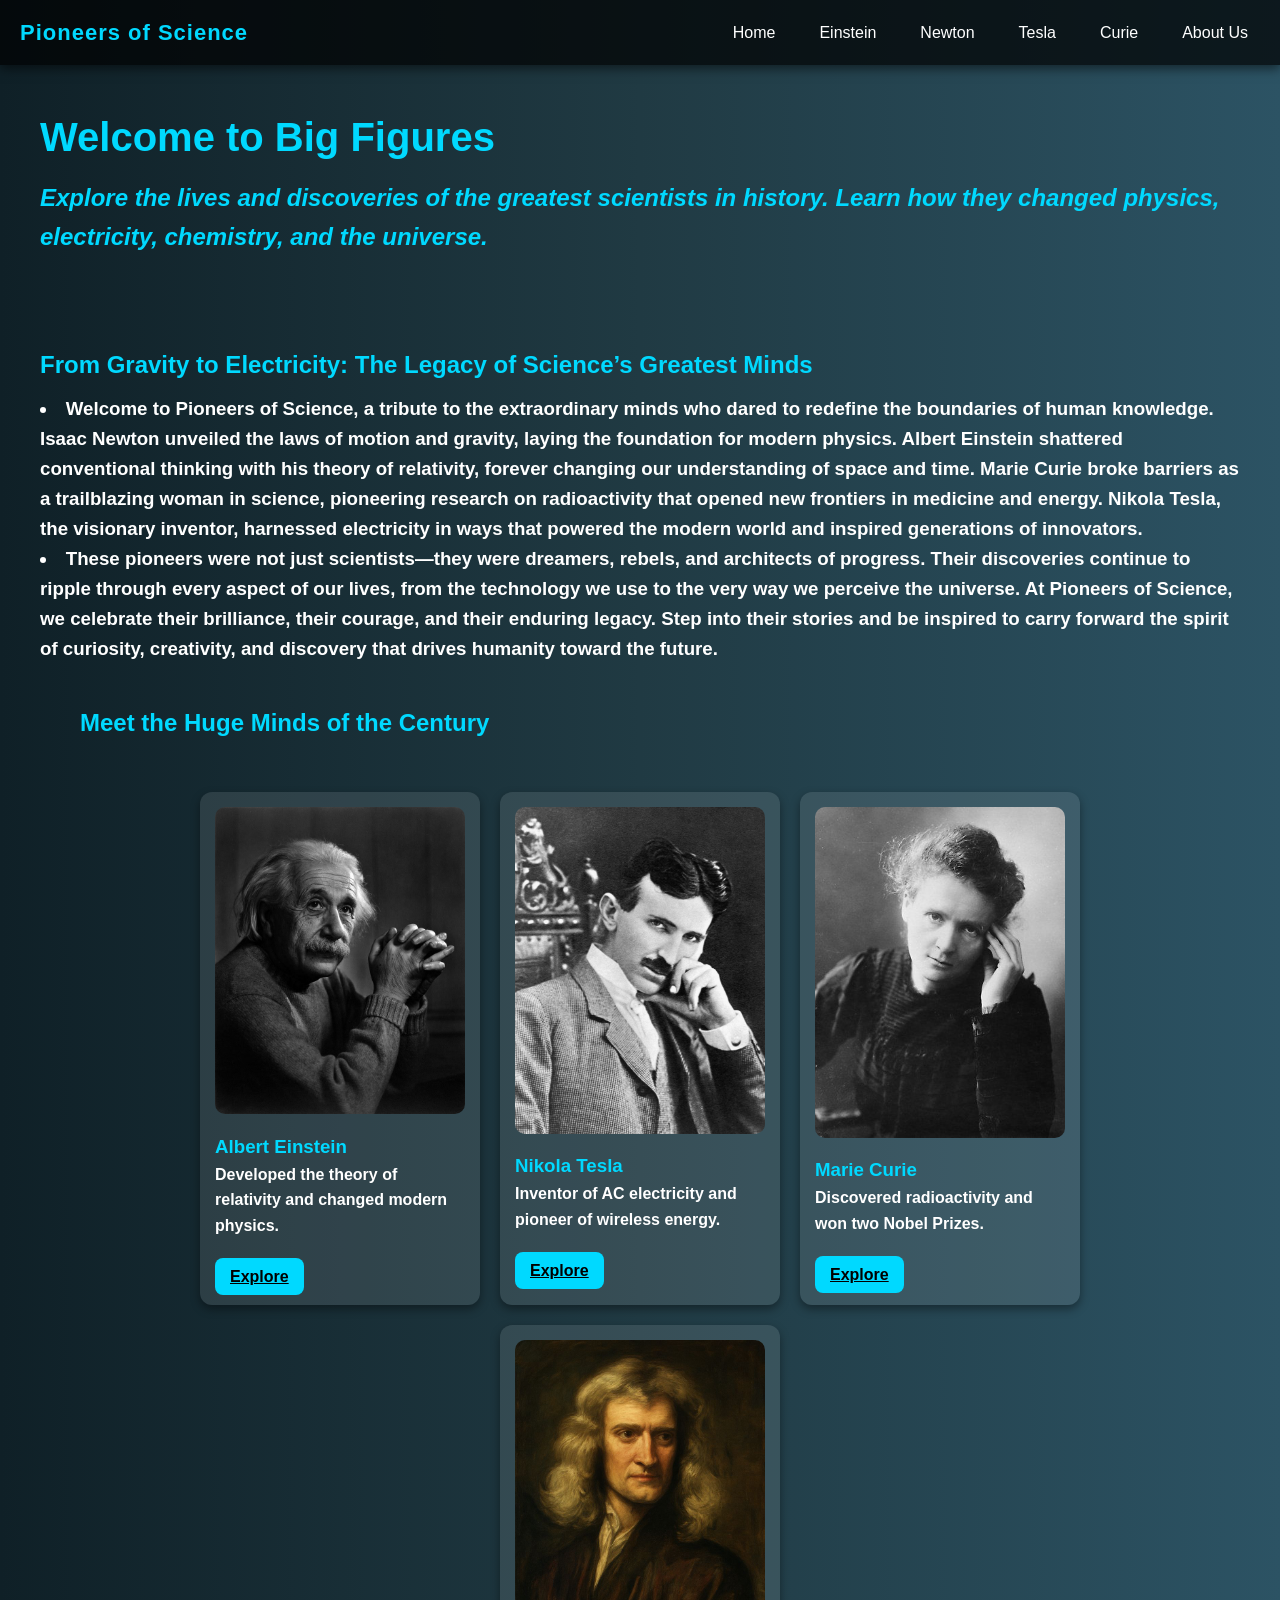
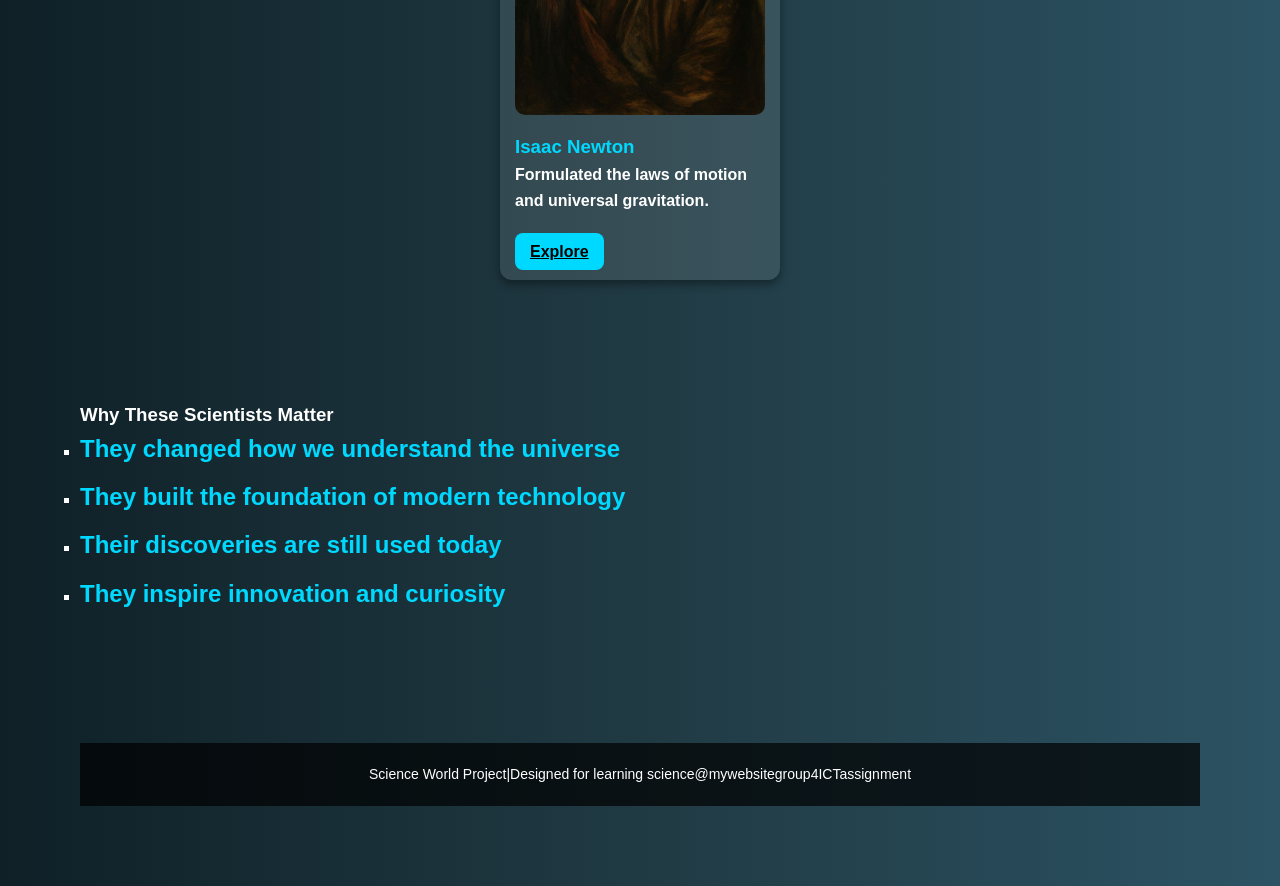
<file: index.html>
<!DOCTYPE html>
<html lang="en">
<head>
    <meta charset="UTF-8">   
    <meta name="viewport" content="width=device-width, initial-scale=1.0">
    <title>Pioneers of Science - Home</title>
    <link rel="stylesheet" href="style.css">
</head>

<body>
<NAVBAR>
<header>
    <nav>
        <div class="logo">Pioneers of Science</div>

       <ul>
            <li><a href="index.html">Home</a></li>
            <li><a href="einstein.html"target="_blank">Einstein</a></li>
            <li><a href="newton.html"target="_blank">Newton</a></li>
            <li><a href="tesla.html" target="_blank">Tesla</a></li>
            <li><a href="curie.html" target="_blank">Curie</a></li>
            <li><a href="About us.html" target="_blank">About Us</a></li>
        </ul>

    </nav>
</header>

<HERO SECTION>
<section class="hero">
    <h1><b>Welcome to Big Figures</b></h1>
    <p><h2><i>
        Explore the lives and discoveries of the greatest scientists in history.
        Learn how they changed physics, electricity, chemistry, and the universe.</i></h2>
        
    </p>
</section>
<INTRO SECTION>
<section>
    <h2>From Gravity to Electricity: The Legacy of Science’s Greatest Minds</h2>
    <p><h3><li>Welcome to Pioneers of Science, a tribute to the extraordinary minds who dared to redefine the boundaries of human knowledge. Isaac Newton unveiled the laws of motion and gravity, laying the foundation for modern physics. Albert Einstein shattered conventional thinking with his theory of relativity, forever changing our understanding of space and time. Marie Curie broke barriers as a trailblazing woman in science, pioneering research on radioactivity that opened new frontiers in medicine and energy. Nikola Tesla, the visionary inventor, harnessed electricity in ways that powered the modern world and inspired generations of innovators.</li> </h3>

<h3><li>These pioneers were not just scientists—they were dreamers, rebels, and architects of progress. Their discoveries continue to ripple through every aspect of our lives, from the technology we use to the very way we perceive the universe. At Pioneers of Science, we celebrate their brilliance, their courage, and their enduring legacy. Step into their stories and be inspired to carry forward the spirit of curiosity, creativity, and discovery that drives humanity toward the future.</li></h3></li></p>

<SCIENTIST CARDS>
<section>
    <h2>Meet the Huge Minds of the Century</h2>

    <div class="card-container">

       
        <div class="card">
            <img src="albert.jpg">
            <h3>Albert Einstein</h3>
            <p><b>Developed the theory of relativity and changed modern physics.</b></p><br>
            <a href="einstein.html" class="btn" target="_blank">Explore</a>
        </div>

 
        <div class="card">
            <img src="nikola1.jpg">
            <h3>Nikola Tesla</h3>
            <p><b>Inventor of AC electricity and pioneer of wireless energy.</b></p><br>
            <a href="tesla.html" class="btn" target="_blank">Explore</a>
        </div>

        
        <div class="card">
            <img src="marie.jpg">
            <h3>Marie Curie</h3>
            <p><b>Discovered radioactivity and won two Nobel Prizes.</b></p><br>
            <a href="curie.html" class="btn" target="_blank">Explore</a>
        </div>

        
        <div class="card">
            <img src="isaac.jpg">
            <h3>Isaac Newton</h3>
            <p><b>Formulated the laws of motion and universal gravitation.</b></p><br>
            <a href="newton.html" class="btn" target="_blank">Explore</a>
        </div>

    </div>
</section>
<section>
    <h1>Why These Scientists Matter</h1>

    <ul type="square">
        <li><h2>They changed how we understand the universe</h2></li>
        <li><h2>They built the foundation of modern technology</h2></li>
        <li><h2>Their discoveries are still used today</h2></li>
        <li><h2>They inspire innovation and curiosity</h2></li>
    </ul>
</section>
<section>
<footer>
 <p>Science World Project|Designed for learning science@mywebsitegroup4ICTassignment</p>
</footer>
</section>
</body>
</html>
</file>
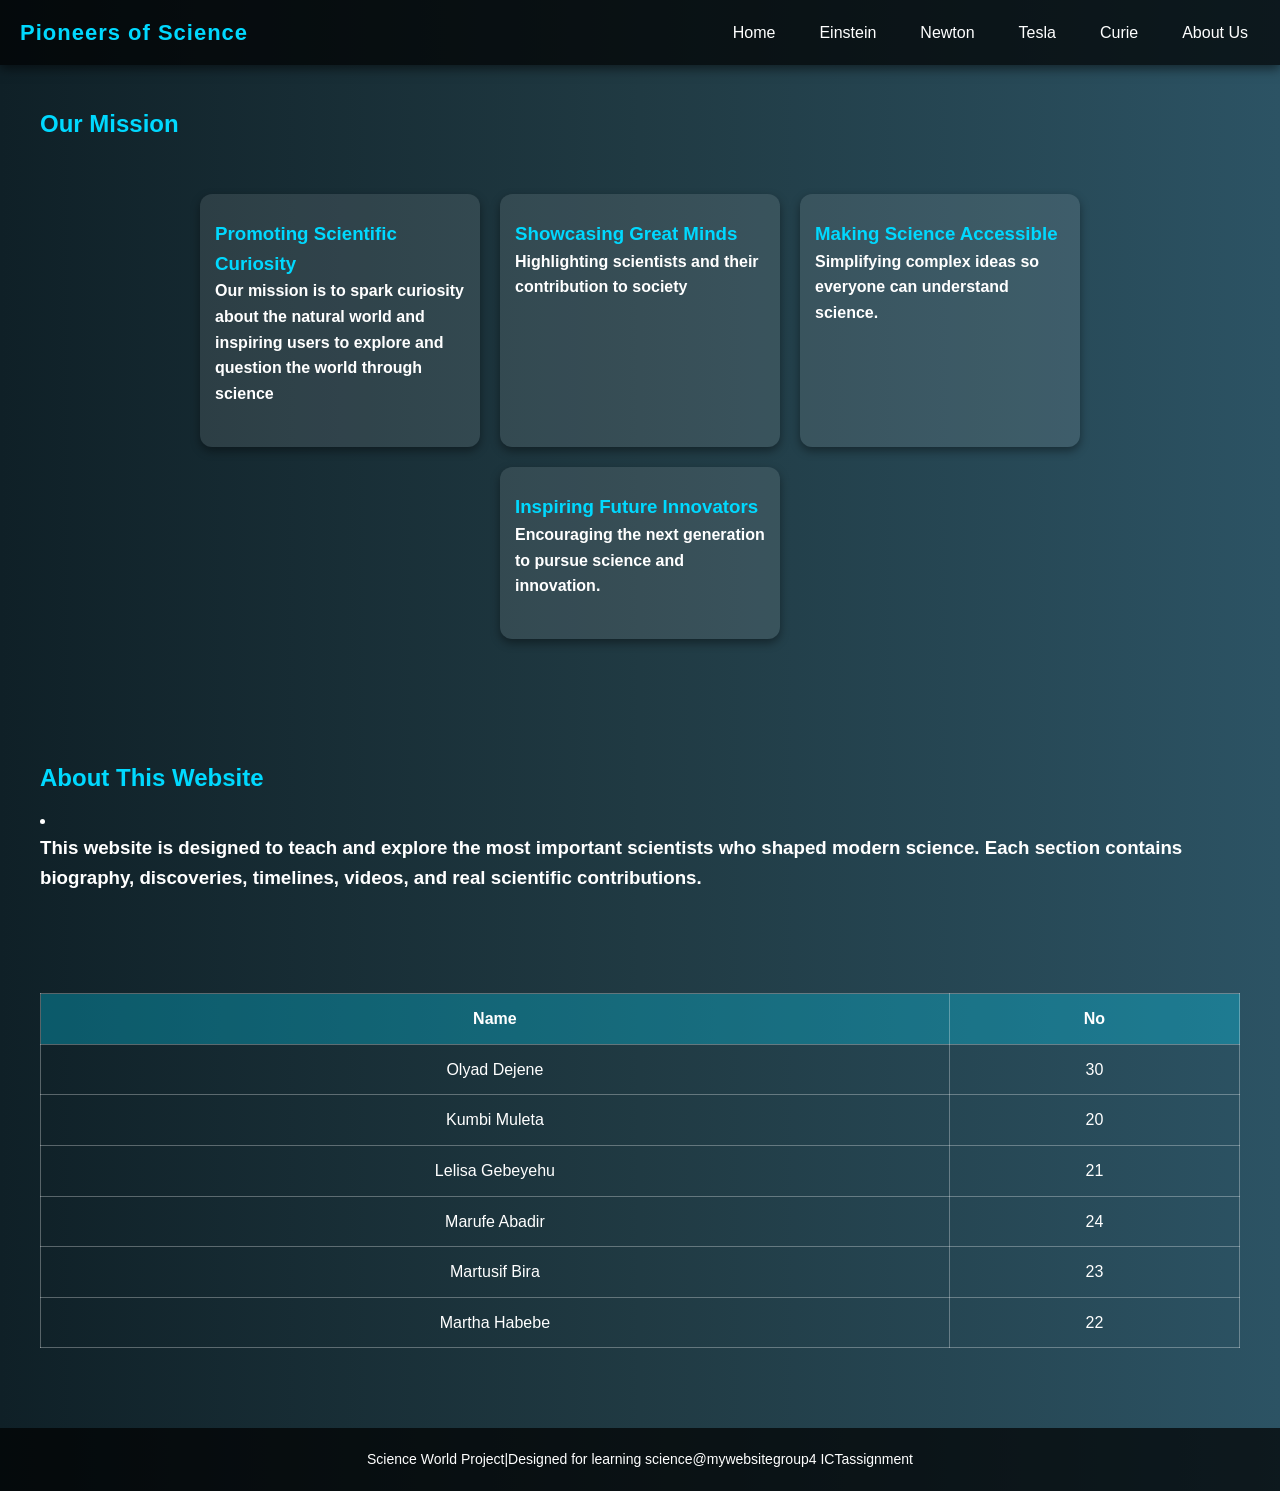
<file: About us.html>
<!DOCTYPE html>
<html lang="en">
<head>
    <meta charset="UTF-8">
     <meta name="viewport" content="width=device-width, initial-scale=1.0">
    <title>Pioneers of Science - About us</title>
    <link rel="stylesheet" href="style.css">
</head>

<body>
<NAVBAR>
<header>
    <nav>
        <div class="logo">Pioneers of Science</div>

       <ul>
            <li><a href="index.html"target="_blank">Home</a></li>
            <li><a href="einstein.html"target="_blank">Einstein</a></li>
            <li><a href="newton.html"target="_blank">Newton</a></li>
            <li><a href="tesla.html" target="_blank">Tesla</a></li>
            <li><a href="curie.html" target="_blank">Curie</a></li>
            <li><a href="About us.html" target="_blank">About Us</a></li>
        </ul>

    </nav>
</header>

<section>
    <h2>Our Mission</h2>

    <div class="card-container">

       
        <div class="card">
            <h3>Promoting Scientific Curiosity</h3>
            <p><b>Our mission is to spark curiosity about the natural world and inspiring users to explore and question the world through science</b></p><br>
        
        </div>

 
        <div class="card">
           
            <h3>Showcasing Great Minds</h3>
            <p><b>Highlighting scientists and their contribution to society</b></p><br>
           
        </div>

        
        <div class="card">
            
            <h3>Making Science Accessible</h3>
            <p><b>Simplifying complex ideas so everyone can understand science.</b></p><br>
            
        </div>

        
        <div class="card">
            
            <h3>Inspiring Future Innovators</h3>
            <p><b>Encouraging the next generation to pursue science and innovation.</b></p><br>
           
        </div>

    </div>
</section>


</section>
<INTRO SECTION>
<section>
    <h2>About This Website</h2>

    <p><li><h3>
        This website is designed to teach and explore the most important scientists
        who shaped modern science. Each section contains biography, discoveries,
        timelines, videos, and real scientific contributions.</li></h3>
    </p>
</section>
<section>
    <table>
        <tr>
            <th>Name</th>
            <th>No</th>
        </tr>

        <tr>
            <td>Olyad Dejene</td>
            <td>30</td>
        </tr>

        <tr>
            <td>Kumbi Muleta</td>
            <td>20</td>
        </tr>

        <tr>
            <td>Lelisa Gebeyehu</td>
            <td>21</td>
        </tr>

        <tr>
            <td>Marufe Abadir</td>
            <td>24</td>
        </tr>

        <tr>
            <td>Martusif Bira</td>
            <td>23</td>
        </tr>

        <tr>
            <td>Martha Habebe</td>
            <td>22</td>
        </tr>
    </table>


</section>

<footer>

 
    <p>Science World Project|Designed for learning science@mywebsitegroup4 ICTassignment</p>
</footer>
</body>
</html>
</file>
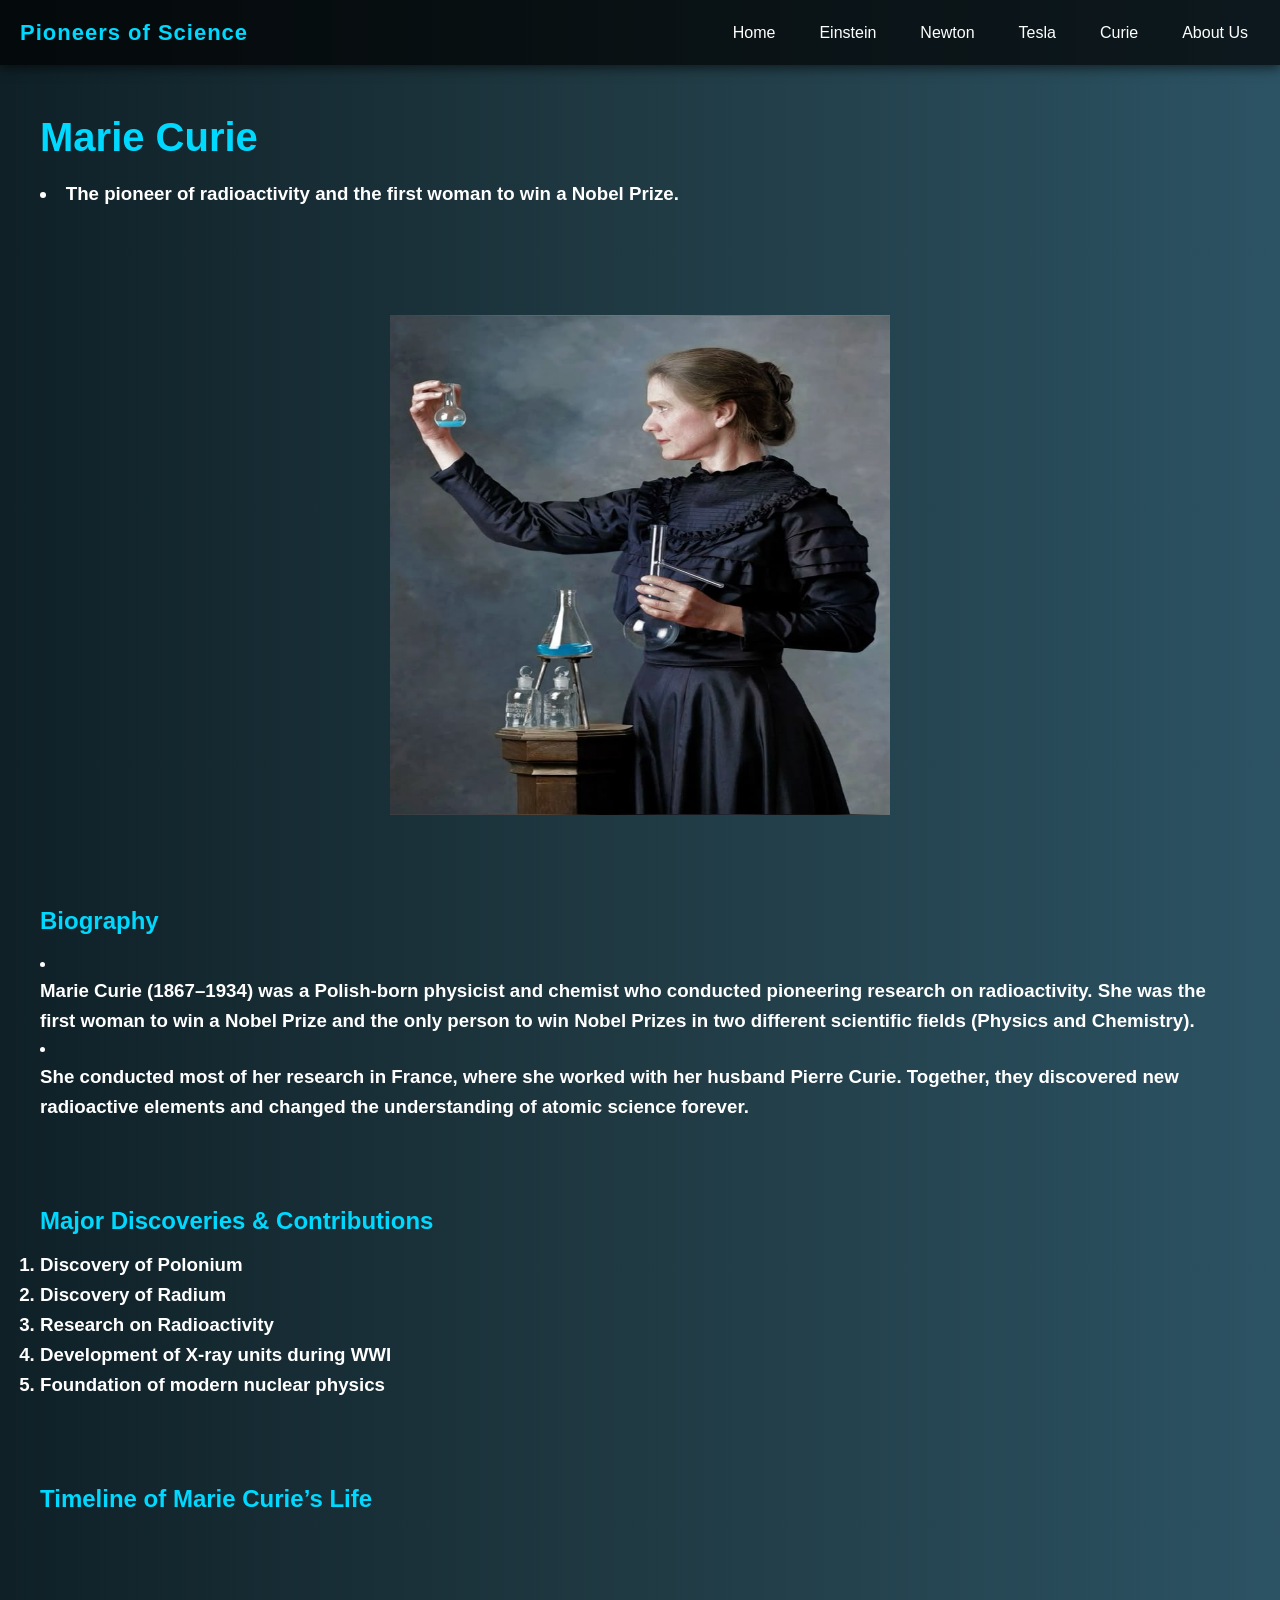
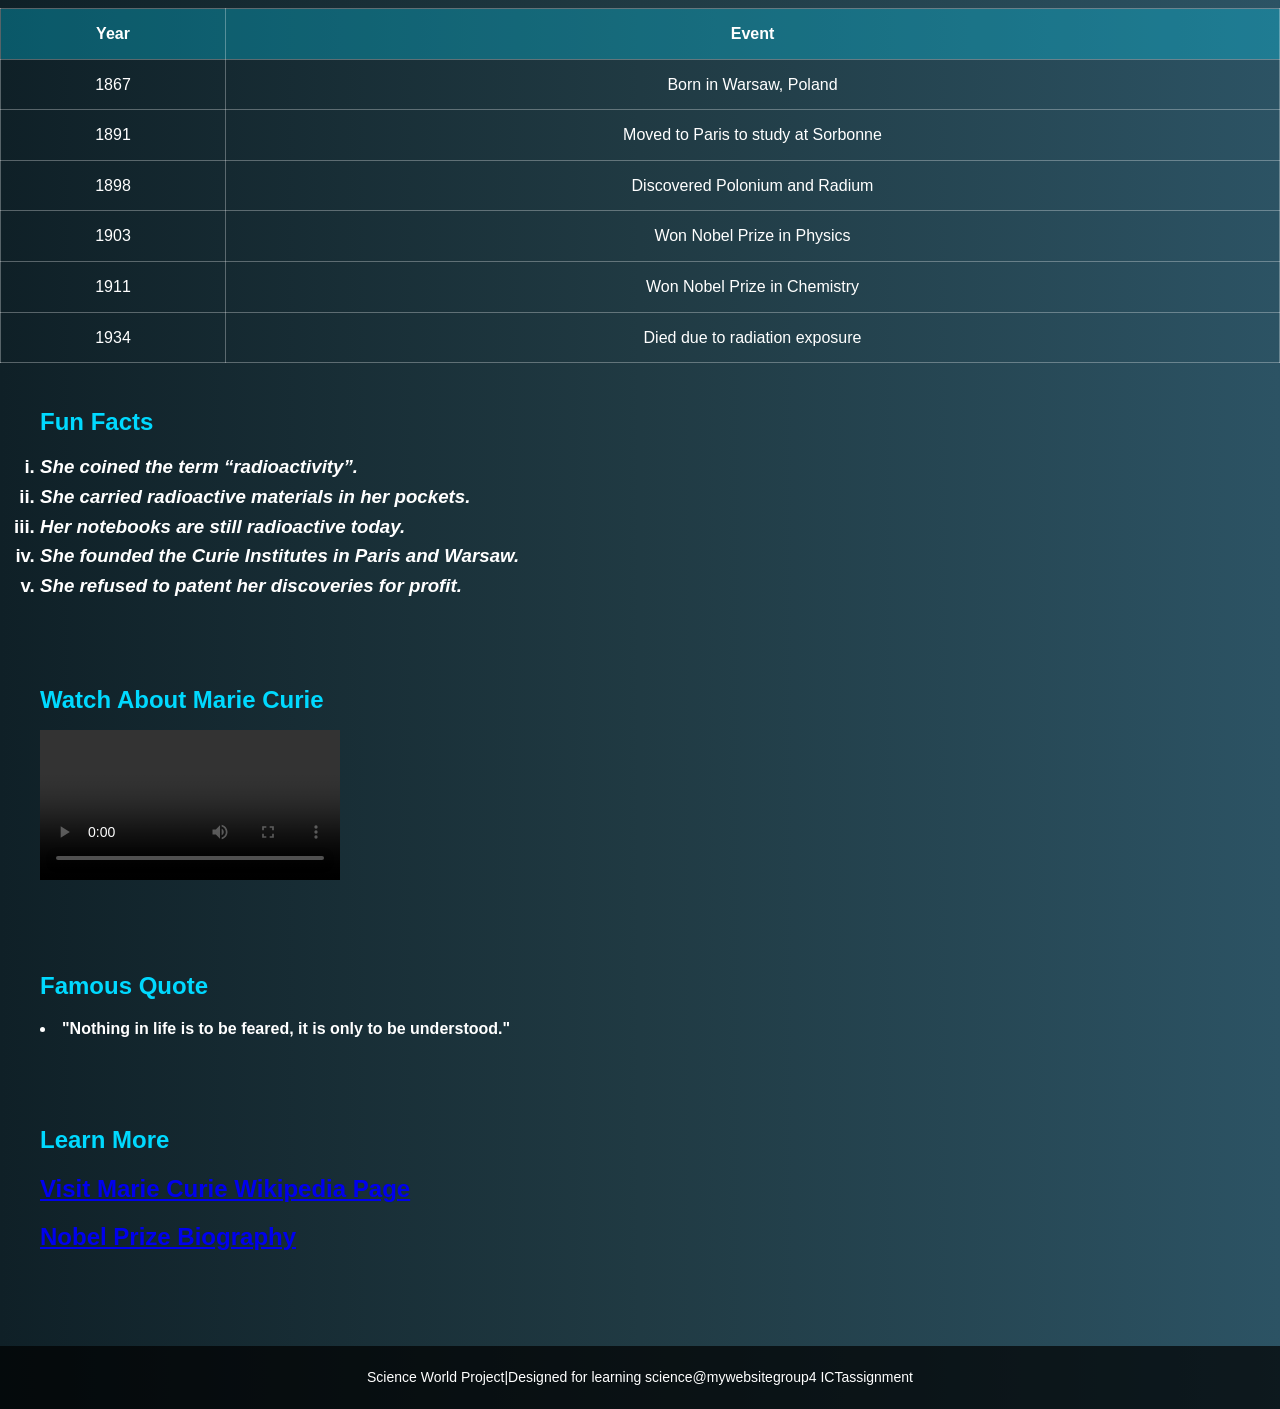
<file: Curie.html>
<!DOCTYPE html>
<html lang="en">
<head>
    <meta charset="UTF-8">
    <meta name="viewport" content="width=device-width, initial-scale=1.0">
    <title>Marie Curie - Scientist Profile</title>
    <link rel="stylesheet" href="style.css">
</head>

<body>

<NAVBAR>
<header>
    <nav>
        <div class="logo">Pioneers of Science</div>

        <ul>
            <li><a href="index.html" target="_blank">Home</a></li>
            <li><a href="einstein.html"target="_blank">Einstein</a></li>
            <li><a href="newton.html"target="_blank">Newton</a></li>
            <li><a href="tesla.html" target="_blank">Tesla</a></li>
            <li><a href="curie.html">Curie</a></li>
            <li><a href="About us.html" target="_blank">About Us</a></li>
        </ul>

    </nav>
</header>

<HERO>
<section class="hero">
    <h1>Marie Curie</h1>
    <p><h3><li>The pioneer of radioactivity and the first woman to win a Nobel Prize.</p></li></h3>
</section>

<IMAGE>
<section style="text-align:center;">
    <img src="marie1.jpg"alt="Marie Curie"height="500"
         width="500">
</section>

<BIOGRAPHY>
<section>
    <h2>Biography</h2>

    <p><li><h3>
        Marie Curie (1867–1934) was a Polish-born physicist and chemist who conducted pioneering research
        on radioactivity. She was the first woman to win a Nobel Prize and the only person to win Nobel Prizes
        in two different scientific fields (Physics and Chemistry).</h3></li>
    </p>

    <p><li><h3>
        She conducted most of her research in France, where she worked with her husband
        Pierre Curie. Together, they discovered new radioactive elements and changed
        the understanding of atomic science forever.</h3></li>
    </p>
</section>

<DISCOVERIES>
<section>
    <h2>Major Discoveries & Contributions</h2>

    <ol><h3>
        <li><b>Discovery of Polonium</b></li>
        <li><b>Discovery of Radium</b></li>
        <li><b>Research on Radioactivity</b></li>
        <li><b>Development of X-ray units during WWI</b></li>
        <li><b>Foundation of modern nuclear physics</b></li></h3>
    </ol>
</section>

<TABLE>
<section>
    <h2>Timeline of Marie Curie’s Life</h2>

    <table>
        <tr>
            <th>Year</th>
            <th>Event</th>
        </tr>

        <tr>
            <td>1867</td>
            <td>Born in Warsaw, Poland</td>
        </tr>

        <tr>
            <td>1891</td>
            <td>Moved to Paris to study at Sorbonne</td>
        </tr>

        <tr>
            <td>1898</td>
            <td>Discovered Polonium and Radium</td>
        </tr>

        <tr>
            <td>1903</td>
            <td>Won Nobel Prize in Physics</td>
        </tr>

        <tr>
            <td>1911</td>
            <td>Won Nobel Prize in Chemistry</td>
        </tr>

        <tr>
            <td>1934</td>
            <td>Died due to radiation exposure</td>
        </tr>
    </table>
</section>

<FUN FACTS>
<section>
    <h2>Fun Facts</h2>

    <ol type="i"><h3>

        <li><i>She coined the term “radioactivity”.</i></li>
        <li><i>She carried radioactive materials in her pockets.</i></li>
        <li><i>Her notebooks are still radioactive today.</i></li>
        <li><i>She founded the Curie Institutes in Paris and Warsaw.</i></li>
        <li><i>She refused to patent her discoveries for profit.</i></li>
    </ol>
</section>

<section>
    <h2>Watch About Marie Curie</h2>
<video src="marievid.mp4"controls></video>
    </section>

<QUOTE>
<section>
    <h2>Famous Quote</h2>

    <p style="font-style: italic;"><li><b>
        "Nothing in life is to be feared, it is only to be understood."</li></b>
 </p>
</section>

<EXTERNAL LINKS>
<section>
    <h2>Learn More</h2>
<p>
        <a href="https://en.wikipedia.org/wiki/Marie_Curie"
           target="_blank">
          <h2> Visit Marie Curie Wikipedia Page</h2>
        </a>
    </p>

    <p>
        <a href="https://www.nobelprize.org/prizes/physics/1903/marie-curie/biographical/"
           target="_blank">
          <h2> Nobel Prize Biography</h2>
        </a>
    </p>
</section>

<footer>
    <p>Science World Project|Designed for learning science@mywebsitegroup4 ICTassignment</p>
</footer>

</body>
</html>
</file>
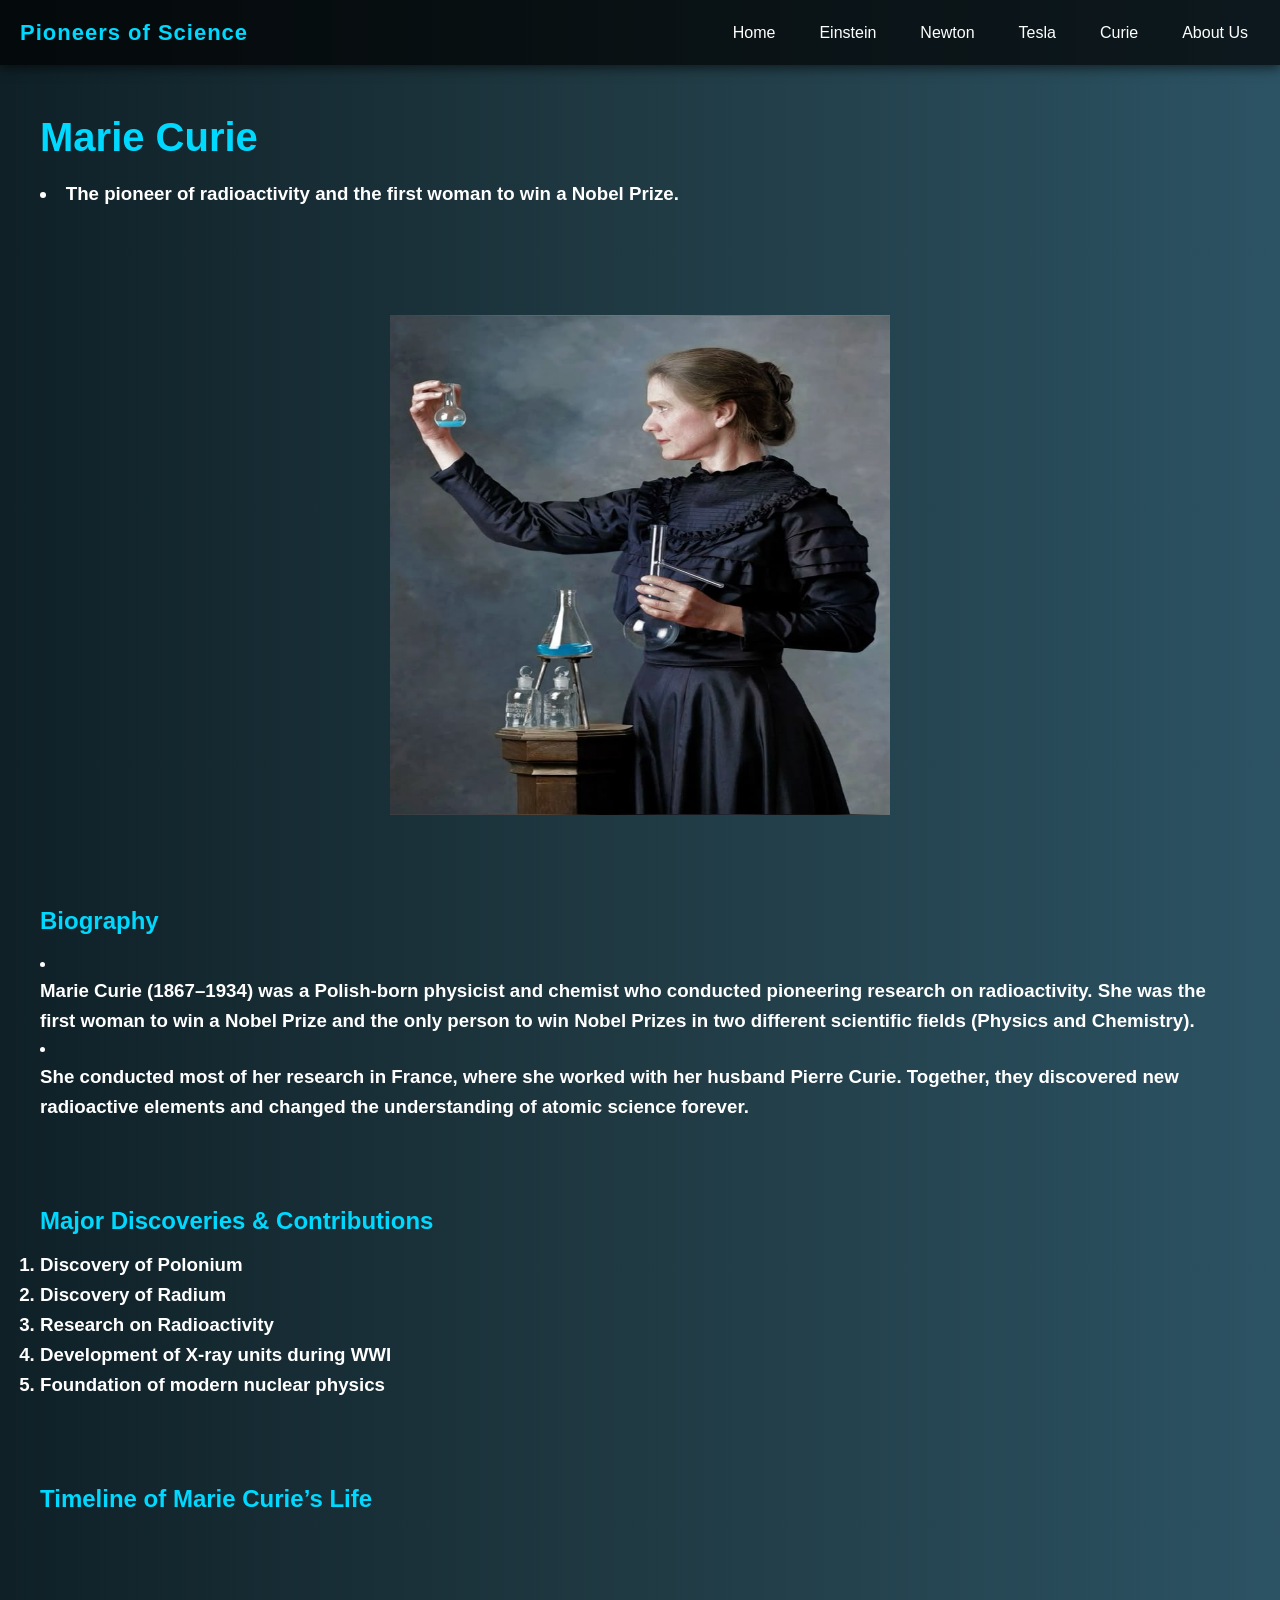
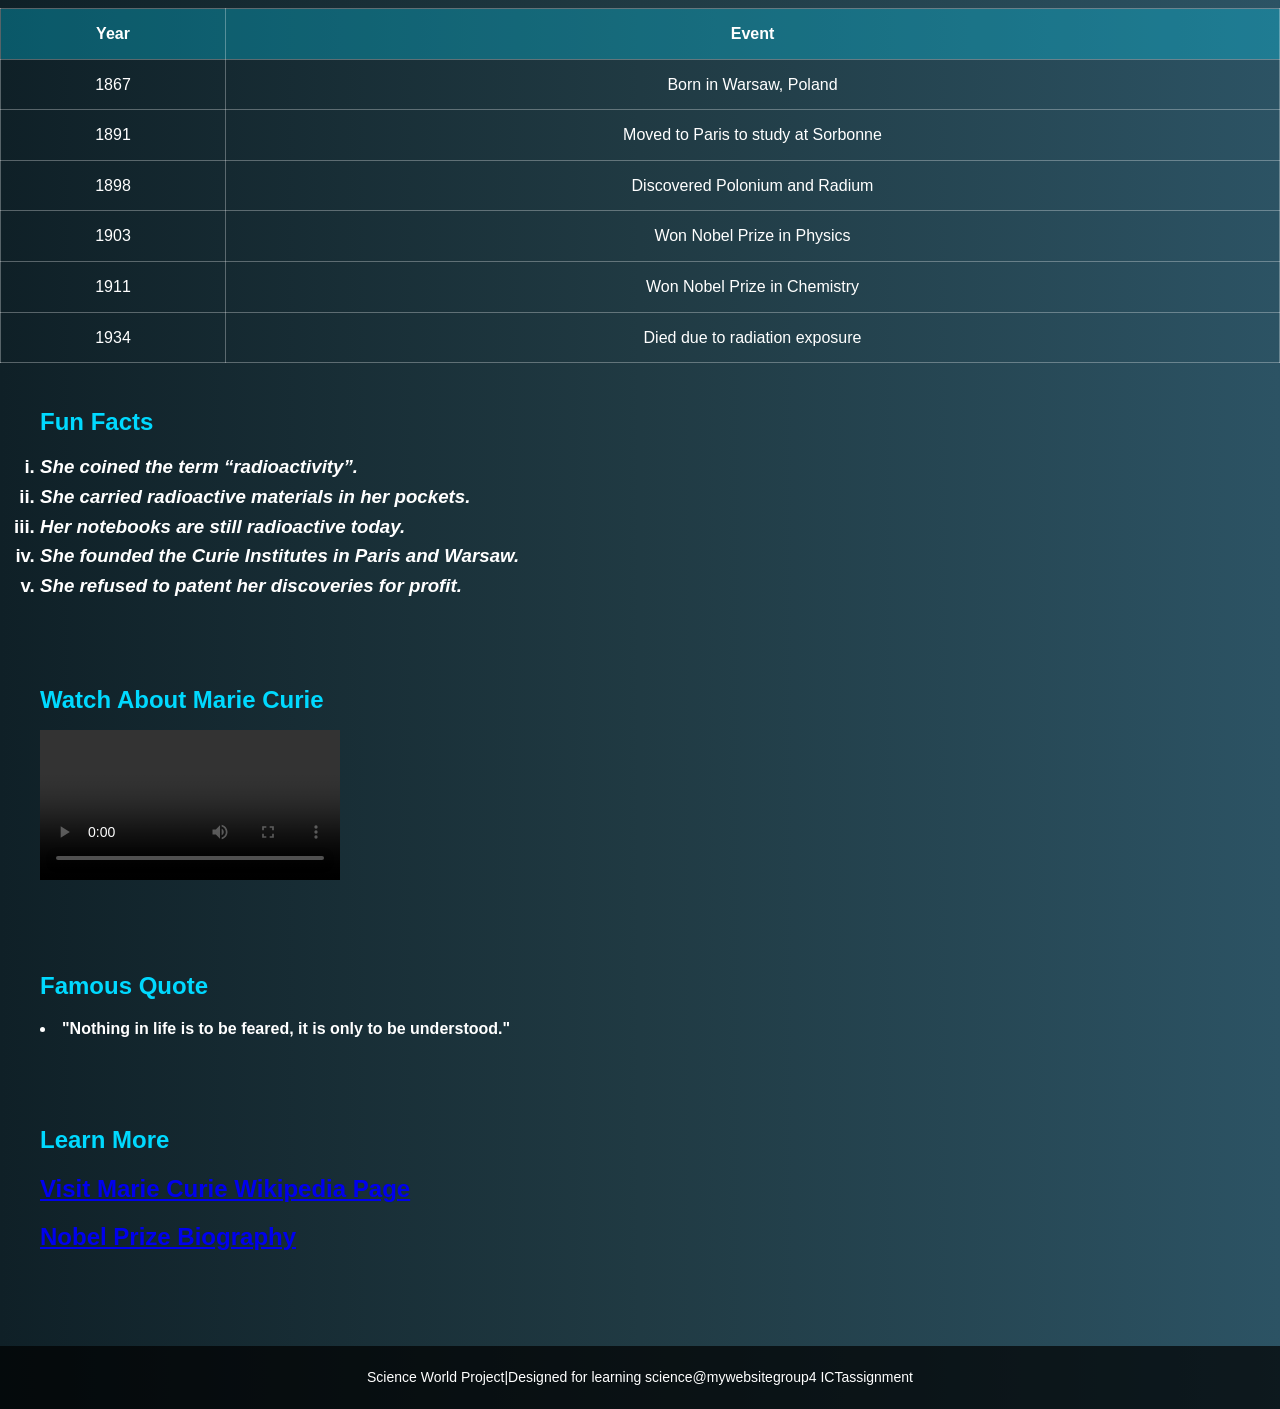
<file: curie.html>
<!DOCTYPE html>
<html lang="en">
<head>
    <meta charset="UTF-8">
    <meta name="viewport" content="width=device-width, initial-scale=1.0">
    <title>Marie Curie - Scientist Profile</title>
    <link rel="stylesheet" href="style.css">
</head>

<body>

<NAVBAR>
<header>
    <nav>
        <div class="logo">Pioneers of Science</div>

        <ul>
            <li><a href="index.html" target="_blank">Home</a></li>
            <li><a href="einstein.html"target="_blank">Einstein</a></li>
            <li><a href="newton.html"target="_blank">Newton</a></li>
            <li><a href="tesla.html" target="_blank">Tesla</a></li>
            <li><a href="curie.html">Curie</a></li>
            <li><a href="About us.html" target="_blank">About Us</a></li>
        </ul>

    </nav>
</header>

<HERO>
<section class="hero">
    <h1>Marie Curie</h1>
    <p><h3><li>The pioneer of radioactivity and the first woman to win a Nobel Prize.</p></li></h3>
</section>

<IMAGE>
<section style="text-align:center;">
    <img src="marie1.jpg"alt="Marie Curie"height="500"
         width="500">
</section>

<BIOGRAPHY>
<section>
    <h2>Biography</h2>

    <p><li><h3>
        Marie Curie (1867–1934) was a Polish-born physicist and chemist who conducted pioneering research
        on radioactivity. She was the first woman to win a Nobel Prize and the only person to win Nobel Prizes
        in two different scientific fields (Physics and Chemistry).</h3></li>
    </p>

    <p><li><h3>
        She conducted most of her research in France, where she worked with her husband
        Pierre Curie. Together, they discovered new radioactive elements and changed
        the understanding of atomic science forever.</h3></li>
    </p>
</section>

<DISCOVERIES>
<section>
    <h2>Major Discoveries & Contributions</h2>

    <ol><h3>
        <li><b>Discovery of Polonium</b></li>
        <li><b>Discovery of Radium</b></li>
        <li><b>Research on Radioactivity</b></li>
        <li><b>Development of X-ray units during WWI</b></li>
        <li><b>Foundation of modern nuclear physics</b></li></h3>
    </ol>
</section>

<TABLE>
<section>
    <h2>Timeline of Marie Curie’s Life</h2>

    <table>
        <tr>
            <th>Year</th>
            <th>Event</th>
        </tr>

        <tr>
            <td>1867</td>
            <td>Born in Warsaw, Poland</td>
        </tr>

        <tr>
            <td>1891</td>
            <td>Moved to Paris to study at Sorbonne</td>
        </tr>

        <tr>
            <td>1898</td>
            <td>Discovered Polonium and Radium</td>
        </tr>

        <tr>
            <td>1903</td>
            <td>Won Nobel Prize in Physics</td>
        </tr>

        <tr>
            <td>1911</td>
            <td>Won Nobel Prize in Chemistry</td>
        </tr>

        <tr>
            <td>1934</td>
            <td>Died due to radiation exposure</td>
        </tr>
    </table>
</section>

<FUN FACTS>
<section>
    <h2>Fun Facts</h2>

    <ol type="i"><h3>

        <li><i>She coined the term “radioactivity”.</i></li>
        <li><i>She carried radioactive materials in her pockets.</i></li>
        <li><i>Her notebooks are still radioactive today.</i></li>
        <li><i>She founded the Curie Institutes in Paris and Warsaw.</i></li>
        <li><i>She refused to patent her discoveries for profit.</i></li>
    </ol>
</section>

<section>
    <h2>Watch About Marie Curie</h2>
<video src="marievid.mp4"controls></video>
    </section>

<QUOTE>
<section>
    <h2>Famous Quote</h2>

    <p style="font-style: italic;"><li><b>
        "Nothing in life is to be feared, it is only to be understood."</li></b>
 </p>
</section>

<EXTERNAL LINKS>
<section>
    <h2>Learn More</h2>
<p>
        <a href="https://en.wikipedia.org/wiki/Marie_Curie"
           target="_blank">
          <h2> Visit Marie Curie Wikipedia Page</h2>
        </a>
    </p>

    <p>
        <a href="https://www.nobelprize.org/prizes/physics/1903/marie-curie/biographical/"
           target="_blank">
          <h2> Nobel Prize Biography</h2>
        </a>
    </p>
</section>

<footer>
    <p>Science World Project|Designed for learning science@mywebsitegroup4 ICTassignment</p>
</footer>

</body>
</html>
</file>
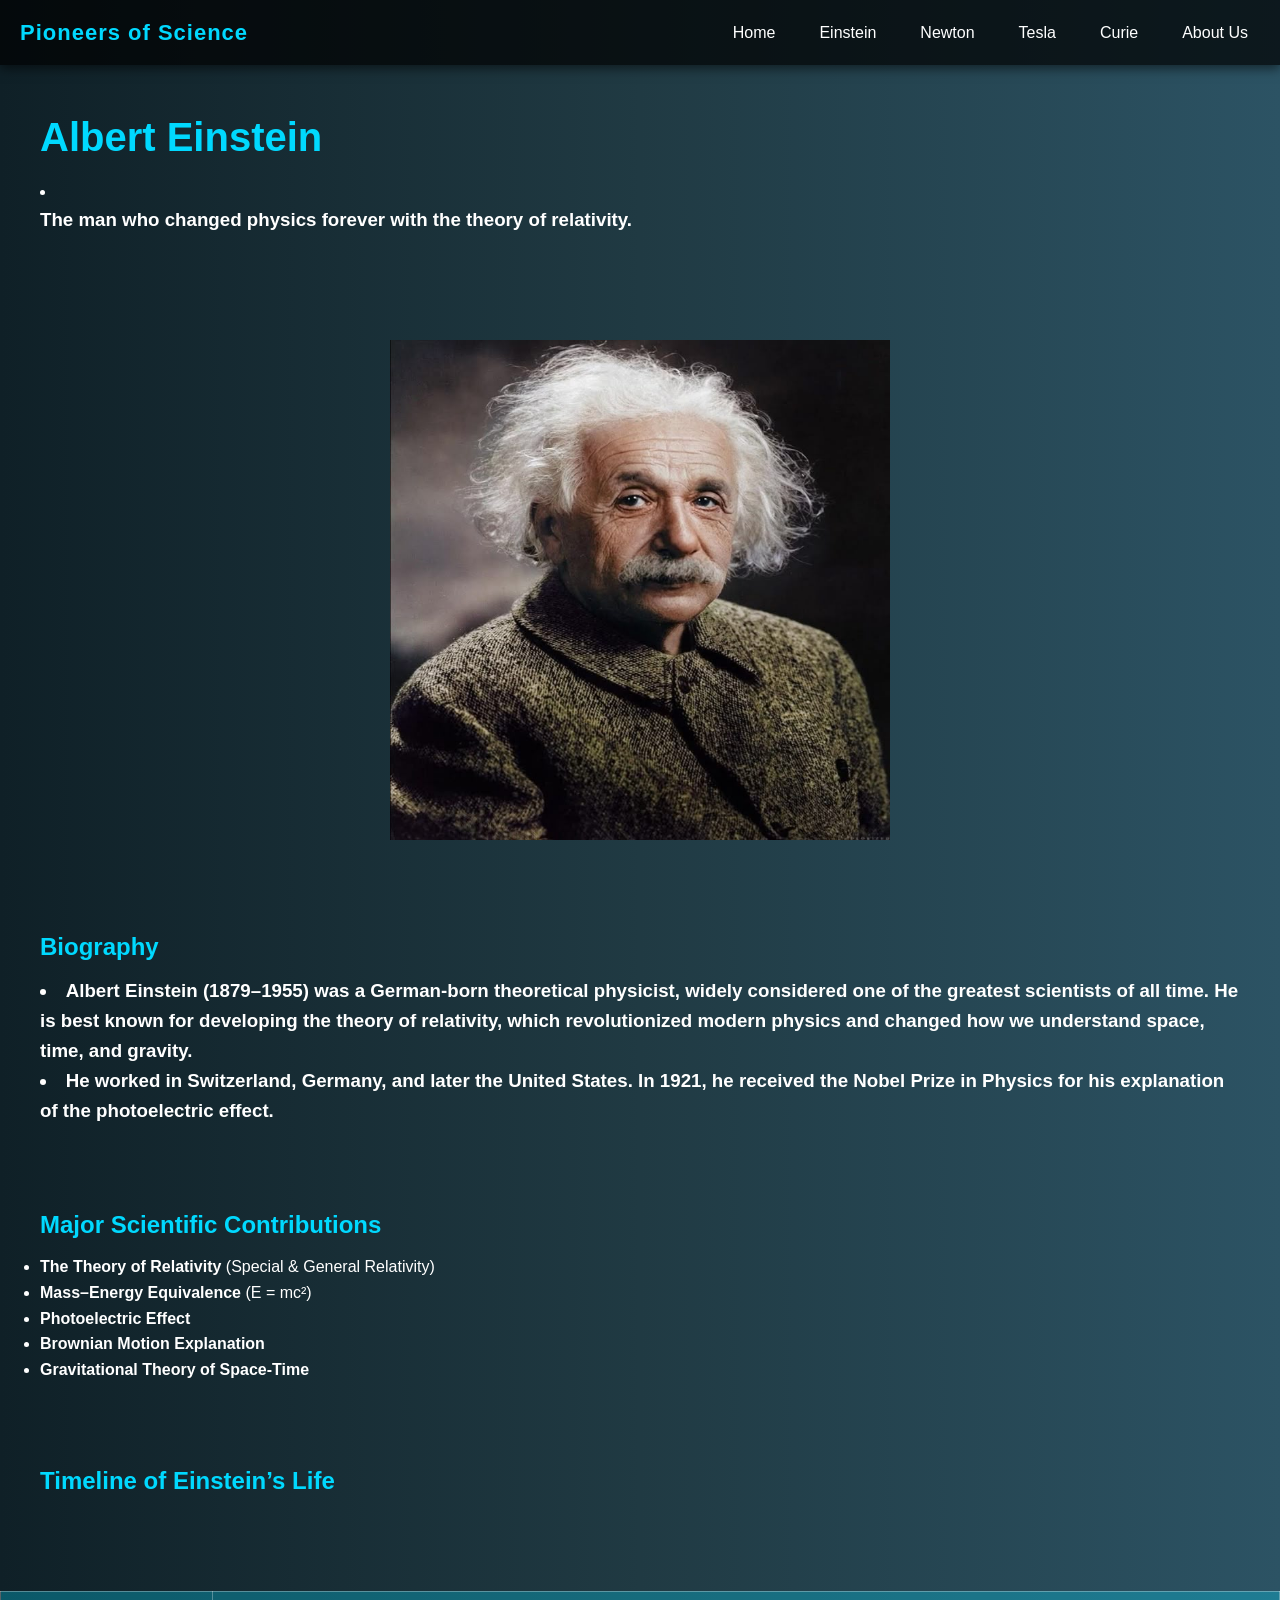
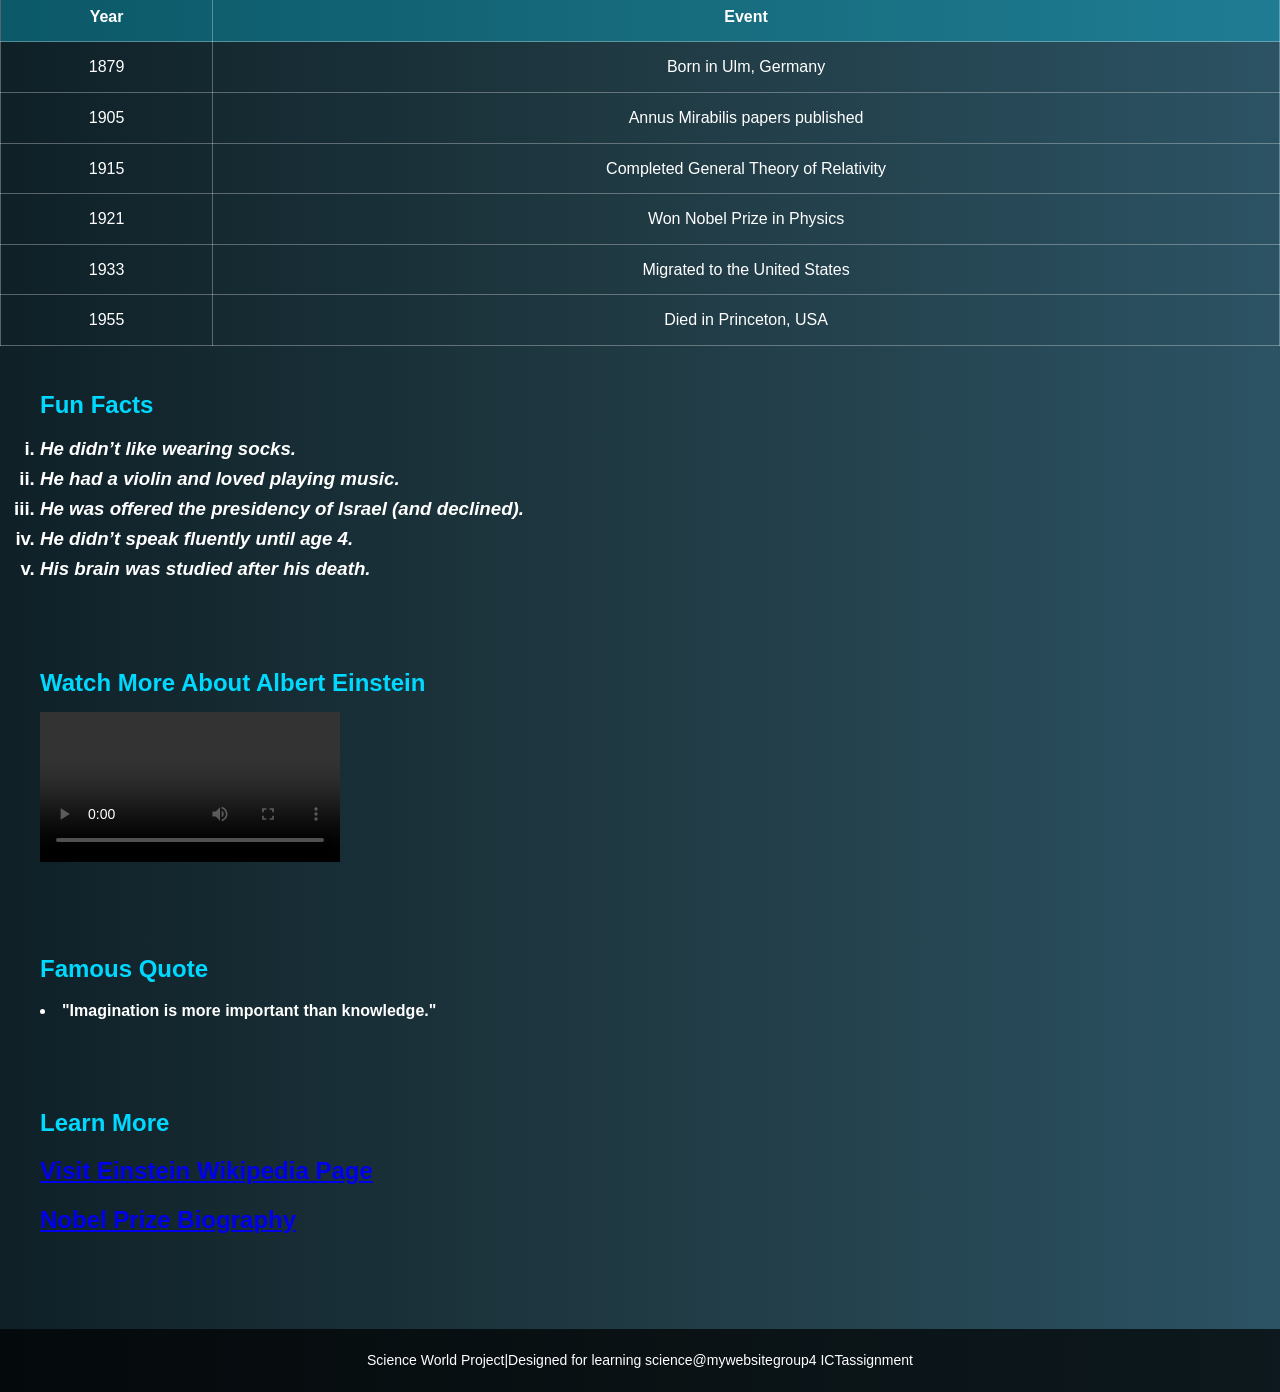
<file: Einstein.html>
<!DOCTYPE html>
<html lang="en">
<head>
    <meta charset="UTF-8">
    <meta name="viewport" content="width=device-width, initial-scale=1.0">
    <title>Albert Einstein - Scientist Profile</title>
    <link rel="stylesheet" href="style.css">
</head>

<body>

<NAVBAR>
<header>
    <nav>
        <div class="logo">Pioneers of Science</div>

        <ul>
            <li><a href="index.html" target="_blank">Home</a></li>
            <li><a href="einstein.html">Einstein</a></li>
            <li><a href="newton.html" target="_blank">Newton</a></li>
            <li><a href="tesla.html" target="_blank">Tesla</a></li>
            <li><a href="curie.html" target="_blank">Curie</a></li>
            <li><a href="About us.html" target="_blank">About Us</a></li>
        </ul>
    </nav>
</header>
<HERO SECTION>
<section class="hero">
    <h1>Albert Einstein</h1>
    <p><li><h3>The man who changed physics forever with the theory of relativity.</h3></li></p>
</section>

<IMAGE>
<section style="text-align:center;">
    <img src="albert1.jpg"height="500"width="500"alt="Einstein">
</section>

<BIOGRAPHY>
<section>
    <h2>Biography</h2>
    <p>
        <h3><li>Albert Einstein (1879–1955) was a German-born theoretical physicist,
        widely considered one of the greatest scientists of all time.
        He is best known for developing the theory of relativity,
        which revolutionized modern physics and changed how we understand space, time, and gravity.</li></h3>
    </p>

    <p>
         <h3><li>He worked in Switzerland, Germany, and later the United States.
        In 1921, he received the Nobel Prize in Physics for his explanation of the photoelectric effect. </h3></li>
    </p>
</section>

<MAJOR THEORIES>
<section>
    <h2>Major Scientific Contributions</h2>

    <ul>
        <li><b>The Theory of Relativity</b> (Special & General Relativity)</li>
        <li><b>Mass–Energy Equivalence</b> (E = mc²)</li>
        <li><b>Photoelectric Effect</b></li>
        <li><b>Brownian Motion Explanation</b></li>
        <li><b>Gravitational Theory of Space-Time</b></li>
    </ul>
</section>

<TABLE>
<section>
    <h2>Timeline of Einstein’s Life</h2>

    <table>
        <tr>
            <th>Year</th>
            <th>Event</th>
        </tr>

        <tr>
            <td>1879</td>
            <td>Born in Ulm, Germany</td>
        </tr>

        <tr>
            <td>1905</td>
            <td>Annus Mirabilis papers published</td>
        </tr>

        <tr>
            <td>1915</td>
            <td>Completed General Theory of Relativity</td>
        </tr>

        <tr>
            <td>1921</td>
            <td>Won Nobel Prize in Physics</td>
        </tr>

        <tr>
            <td>1933</td>
            <td>Migrated to the United States</td>
        </tr>

        <tr>
            <td>1955</td>
            <td>Died in Princeton, USA</td>
        </tr>
    </table>
</section>

<FUN FACTS>
<section>
    <h2>Fun Facts</h2>

    <ol type="i"><h3>
        <li><i>He didn’t like wearing socks.</i></li>
        <li><i>He had a violin and loved playing music.</i></li>
        <li><i>He was offered the presidency of Israel (and declined).</i></li>
        <li><i>He didn’t speak fluently until age 4.</i></li>
        <li><i>His brain was studied after his death.</i></li></h3>
    </ol>
</section>

<section>
    <h2>Watch More About Albert Einstein</h2>

    <video src="albertvid.mp4"controls></video>
</section>

<QUOTE>
<section>
    <h2>Famous Quote</h2>
    <p style="font-style: italic;"><li><b>
        "Imagination is more important than knowledge."</b></li>
    </p>
</section>

<EXTERNAL LINKS>
<section>
    <h2>Learn More</h2>
<p>
        <a href="https://en.wikipedia.org/wiki/Albert_Einstein"
           target="_blank">
           <h2>Visit Einstein Wikipedia Page</h2>
        </a>
    </p>

    <p>
       <a href="https://www.nobelprize.org/prizes/physics/1921/einstein/biographical/"
           target="_blank">
           <h2>Nobel Prize Biography</h2>
        </a>
    </p>
</section>
<footer>
    <p>Science World Project|Designed for learning science@mywebsitegroup4 ICTassignment</p>
</footer>

</body>
</html>
</file>
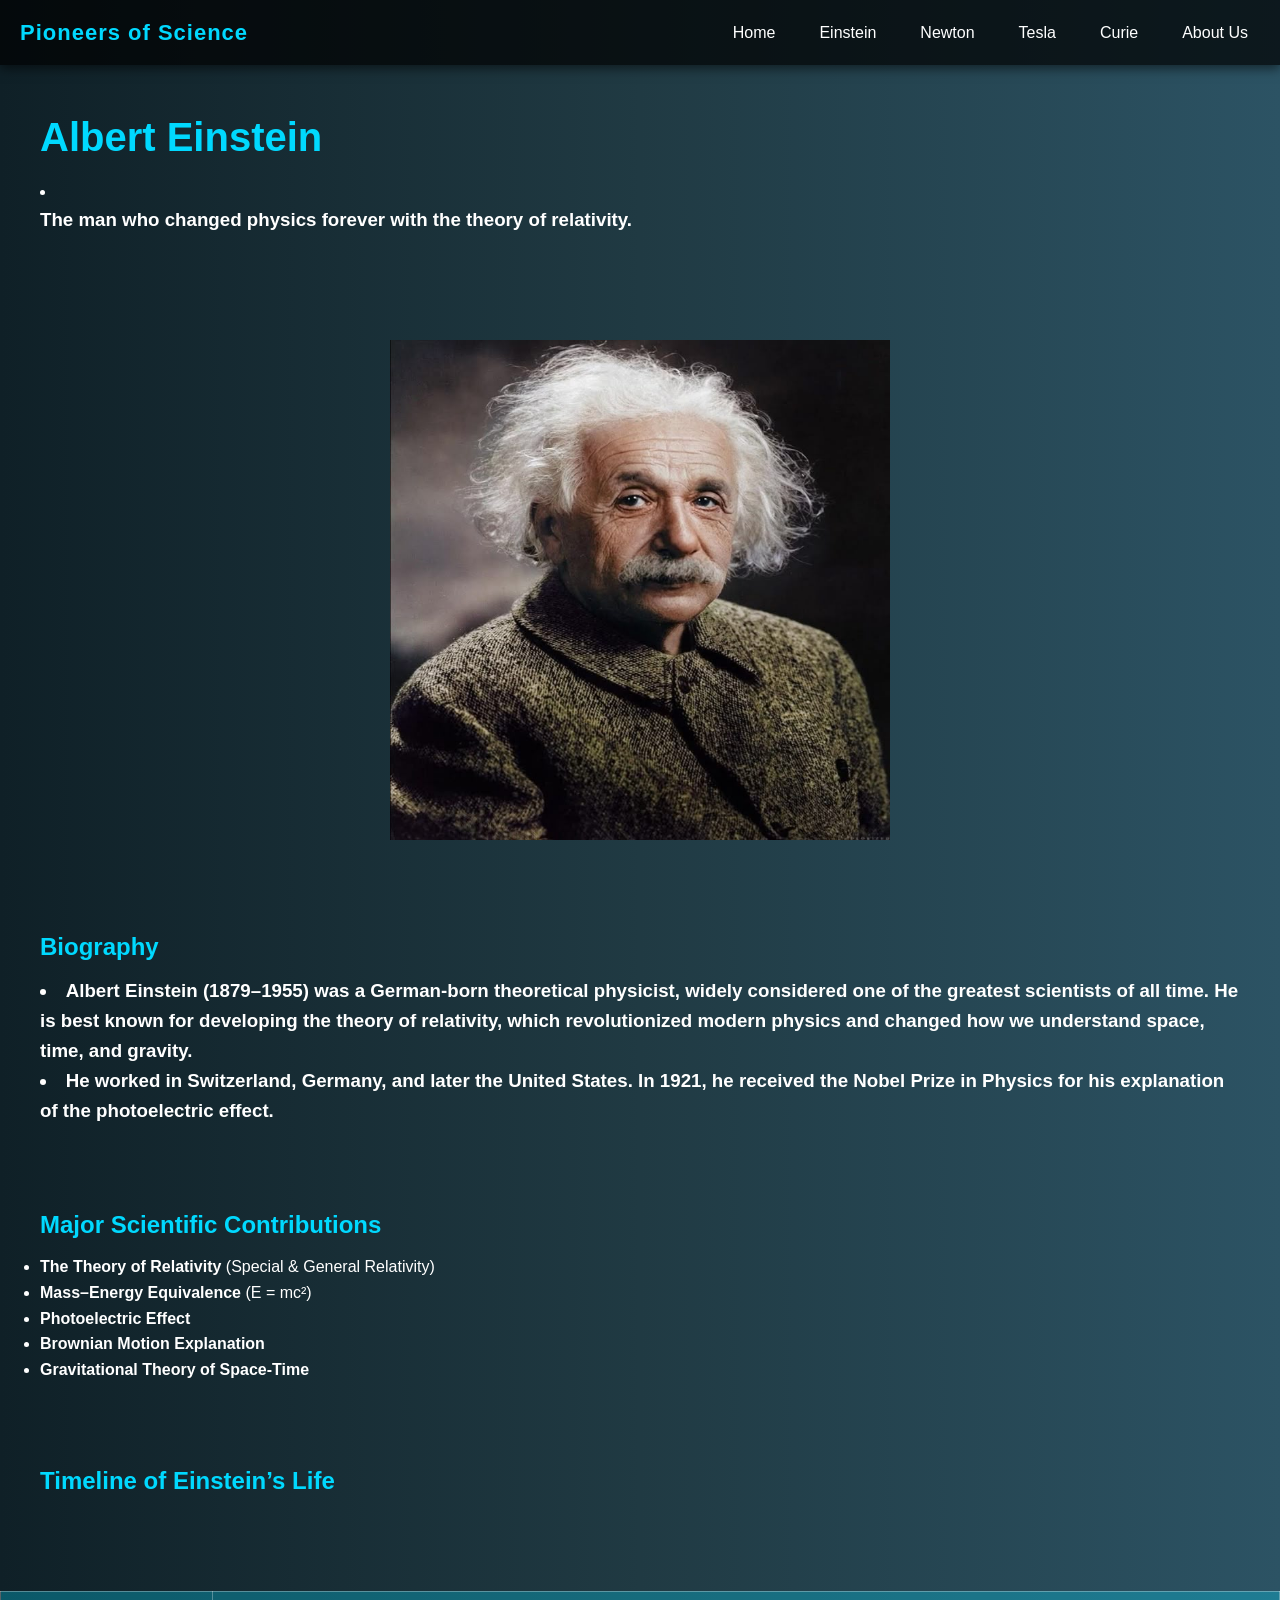
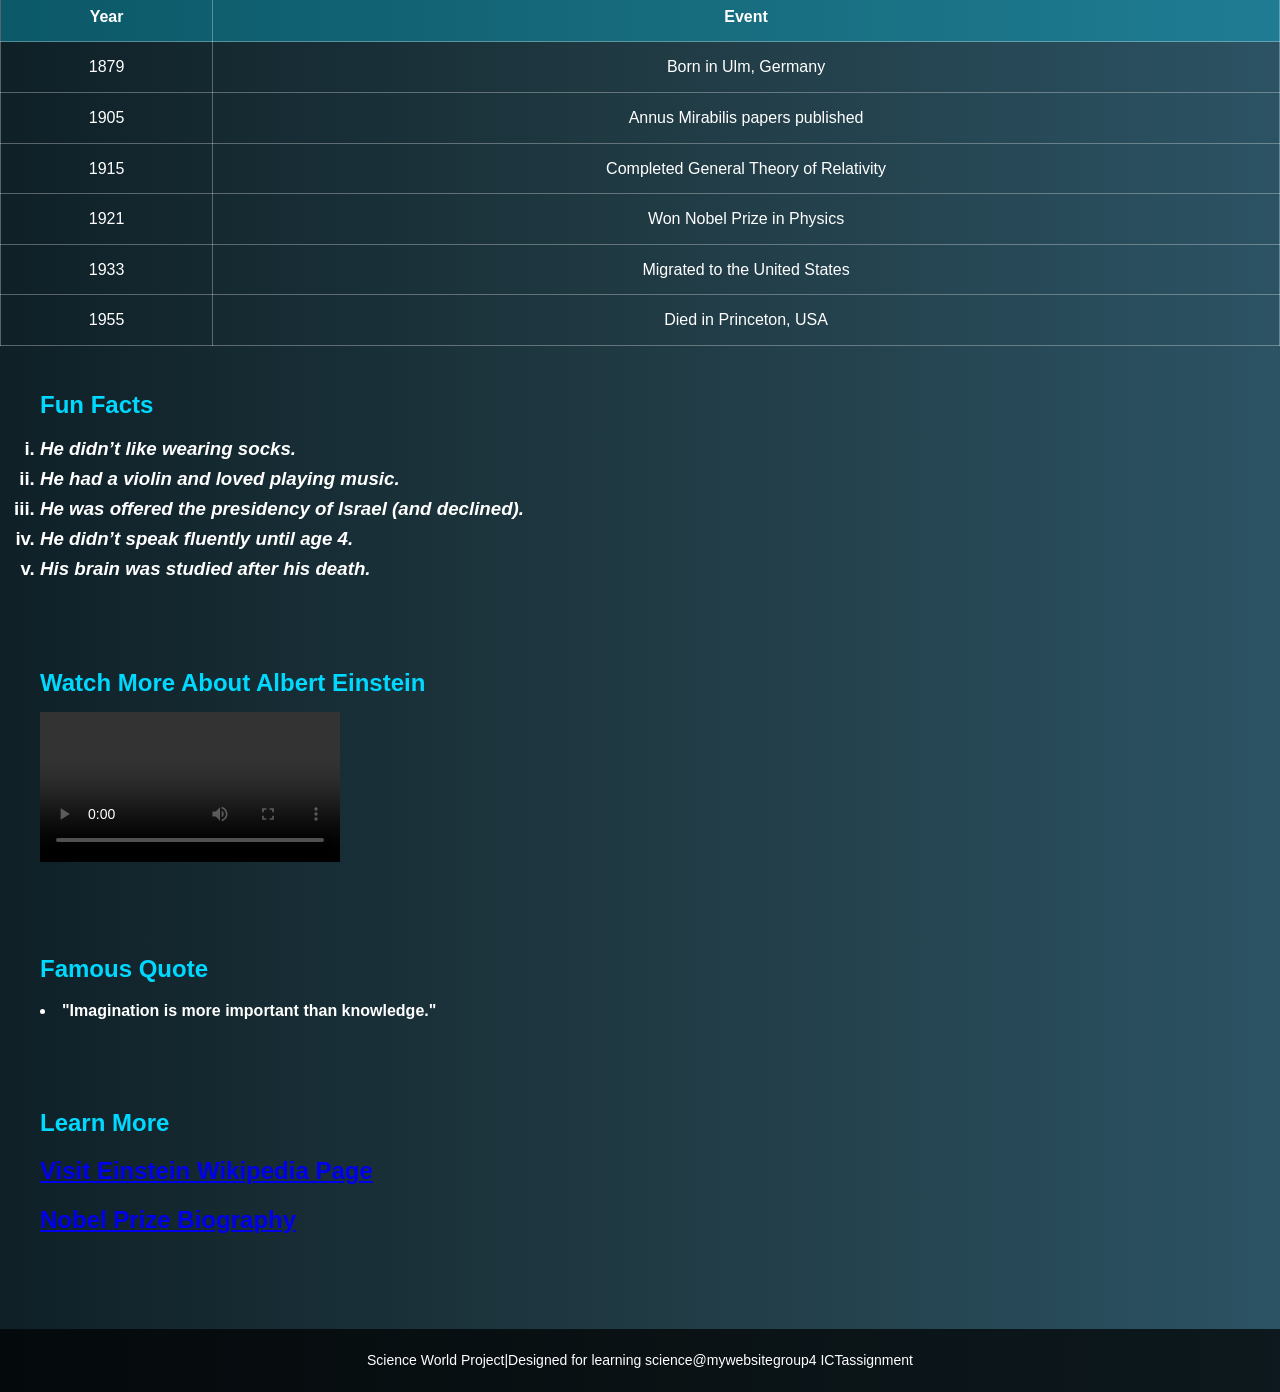
<file: einstein.html>
<!DOCTYPE html>
<html lang="en">
<head>
    <meta charset="UTF-8">
    <meta name="viewport" content="width=device-width, initial-scale=1.0">
    <title>Albert Einstein - Scientist Profile</title>
    <link rel="stylesheet" href="style.css">
</head>

<body>

<NAVBAR>
<header>
    <nav>
        <div class="logo">Pioneers of Science</div>

        <ul>
            <li><a href="index.html" target="_blank">Home</a></li>
            <li><a href="einstein.html">Einstein</a></li>
            <li><a href="newton.html" target="_blank">Newton</a></li>
            <li><a href="tesla.html" target="_blank">Tesla</a></li>
            <li><a href="curie.html" target="_blank">Curie</a></li>
            <li><a href="About us.html" target="_blank">About Us</a></li>
        </ul>
    </nav>
</header>
<HERO SECTION>
<section class="hero">
    <h1>Albert Einstein</h1>
    <p><li><h3>The man who changed physics forever with the theory of relativity.</h3></li></p>
</section>

<IMAGE>
<section style="text-align:center;">
    <img src="albert1.jpg"height="500"width="500"alt="Einstein">
</section>

<BIOGRAPHY>
<section>
    <h2>Biography</h2>
    <p>
        <h3><li>Albert Einstein (1879–1955) was a German-born theoretical physicist,
        widely considered one of the greatest scientists of all time.
        He is best known for developing the theory of relativity,
        which revolutionized modern physics and changed how we understand space, time, and gravity.</li></h3>
    </p>

    <p>
         <h3><li>He worked in Switzerland, Germany, and later the United States.
        In 1921, he received the Nobel Prize in Physics for his explanation of the photoelectric effect. </h3></li>
    </p>
</section>

<MAJOR THEORIES>
<section>
    <h2>Major Scientific Contributions</h2>

    <ul>
        <li><b>The Theory of Relativity</b> (Special & General Relativity)</li>
        <li><b>Mass–Energy Equivalence</b> (E = mc²)</li>
        <li><b>Photoelectric Effect</b></li>
        <li><b>Brownian Motion Explanation</b></li>
        <li><b>Gravitational Theory of Space-Time</b></li>
    </ul>
</section>

<TABLE>
<section>
    <h2>Timeline of Einstein’s Life</h2>

    <table>
        <tr>
            <th>Year</th>
            <th>Event</th>
        </tr>

        <tr>
            <td>1879</td>
            <td>Born in Ulm, Germany</td>
        </tr>

        <tr>
            <td>1905</td>
            <td>Annus Mirabilis papers published</td>
        </tr>

        <tr>
            <td>1915</td>
            <td>Completed General Theory of Relativity</td>
        </tr>

        <tr>
            <td>1921</td>
            <td>Won Nobel Prize in Physics</td>
        </tr>

        <tr>
            <td>1933</td>
            <td>Migrated to the United States</td>
        </tr>

        <tr>
            <td>1955</td>
            <td>Died in Princeton, USA</td>
        </tr>
    </table>
</section>

<FUN FACTS>
<section>
    <h2>Fun Facts</h2>

    <ol type="i"><h3>
        <li><i>He didn’t like wearing socks.</i></li>
        <li><i>He had a violin and loved playing music.</i></li>
        <li><i>He was offered the presidency of Israel (and declined).</i></li>
        <li><i>He didn’t speak fluently until age 4.</i></li>
        <li><i>His brain was studied after his death.</i></li></h3>
    </ol>
</section>

<section>
    <h2>Watch More About Albert Einstein</h2>

    <video src="albertvid.mp4"controls></video>
</section>

<QUOTE>
<section>
    <h2>Famous Quote</h2>
    <p style="font-style: italic;"><li><b>
        "Imagination is more important than knowledge."</b></li>
    </p>
</section>

<EXTERNAL LINKS>
<section>
    <h2>Learn More</h2>
<p>
        <a href="https://en.wikipedia.org/wiki/Albert_Einstein"
           target="_blank">
           <h2>Visit Einstein Wikipedia Page</h2>
        </a>
    </p>

    <p>
       <a href="https://www.nobelprize.org/prizes/physics/1921/einstein/biographical/"
           target="_blank">
           <h2>Nobel Prize Biography</h2>
        </a>
    </p>
</section>
<footer>
    <p>Science World Project|Designed for learning science@mywebsitegroup4 ICTassignment</p>
</footer>

</body>
</html>
</file>
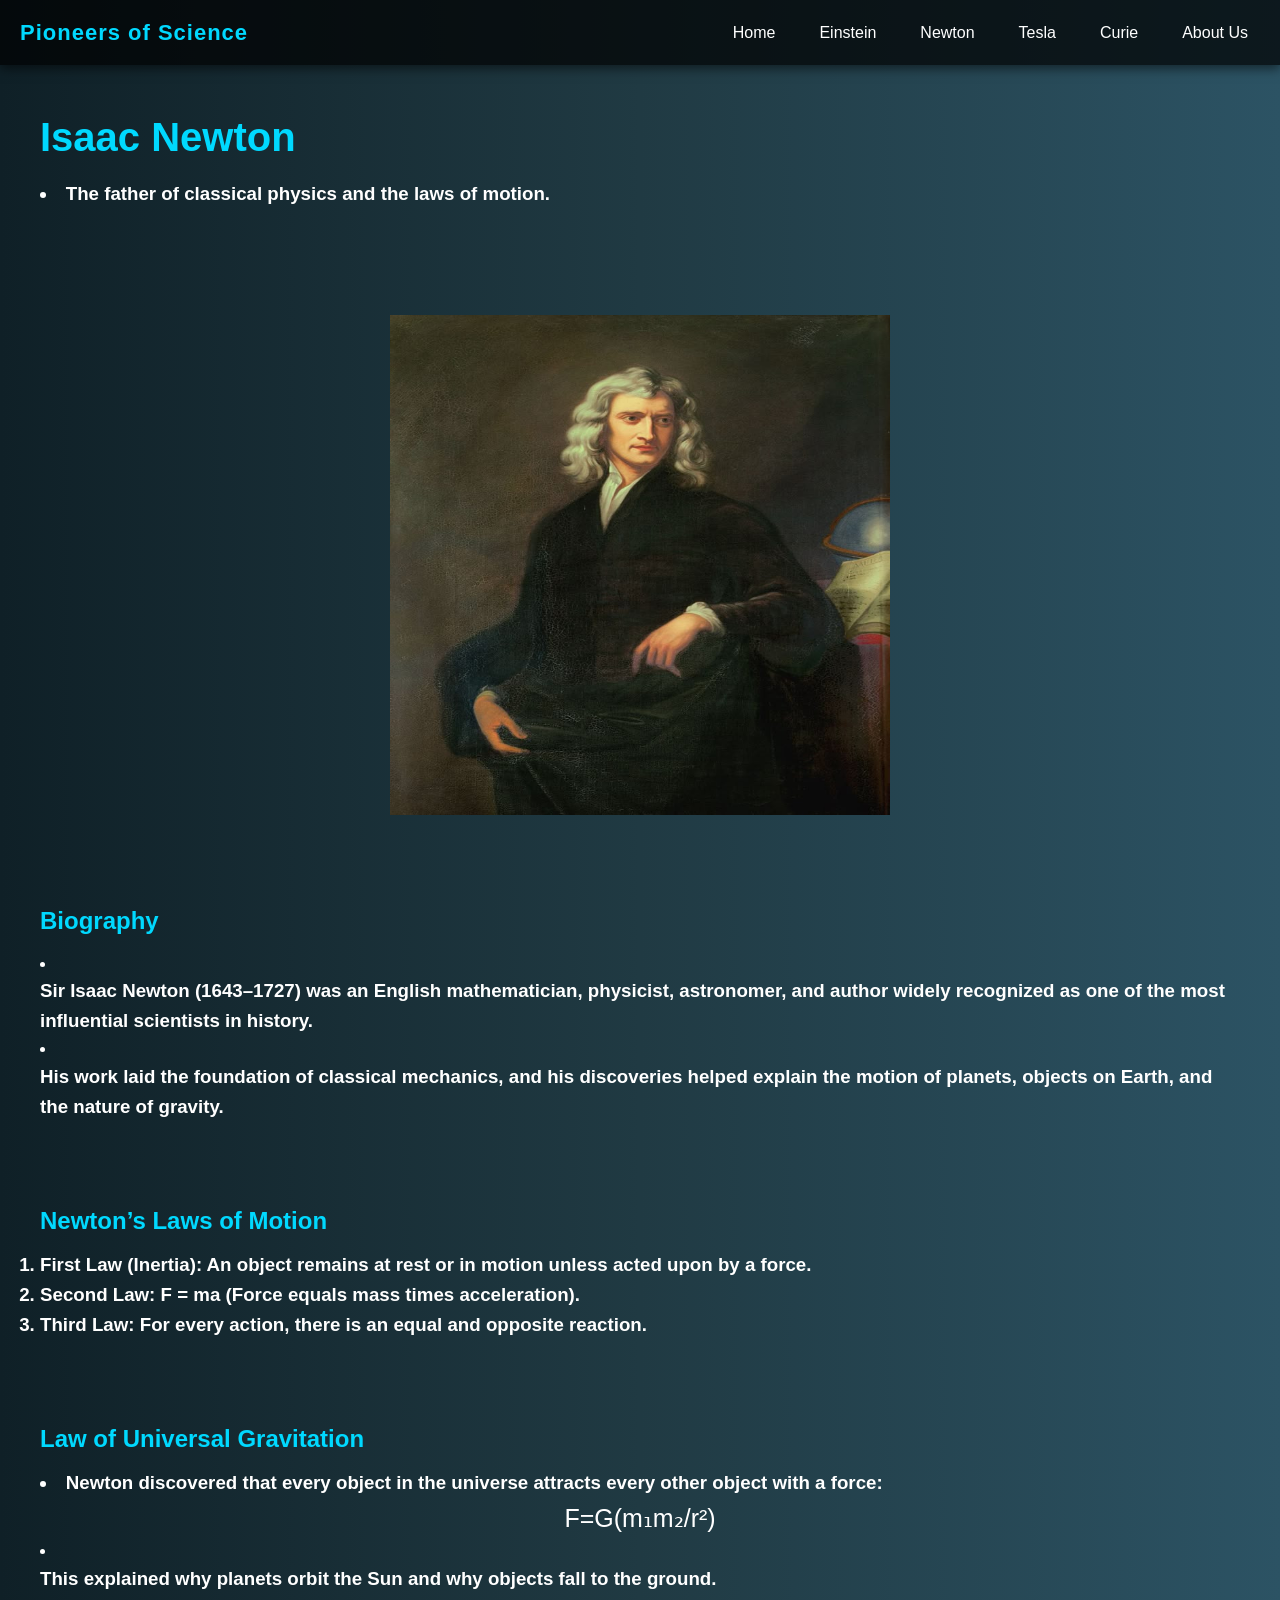
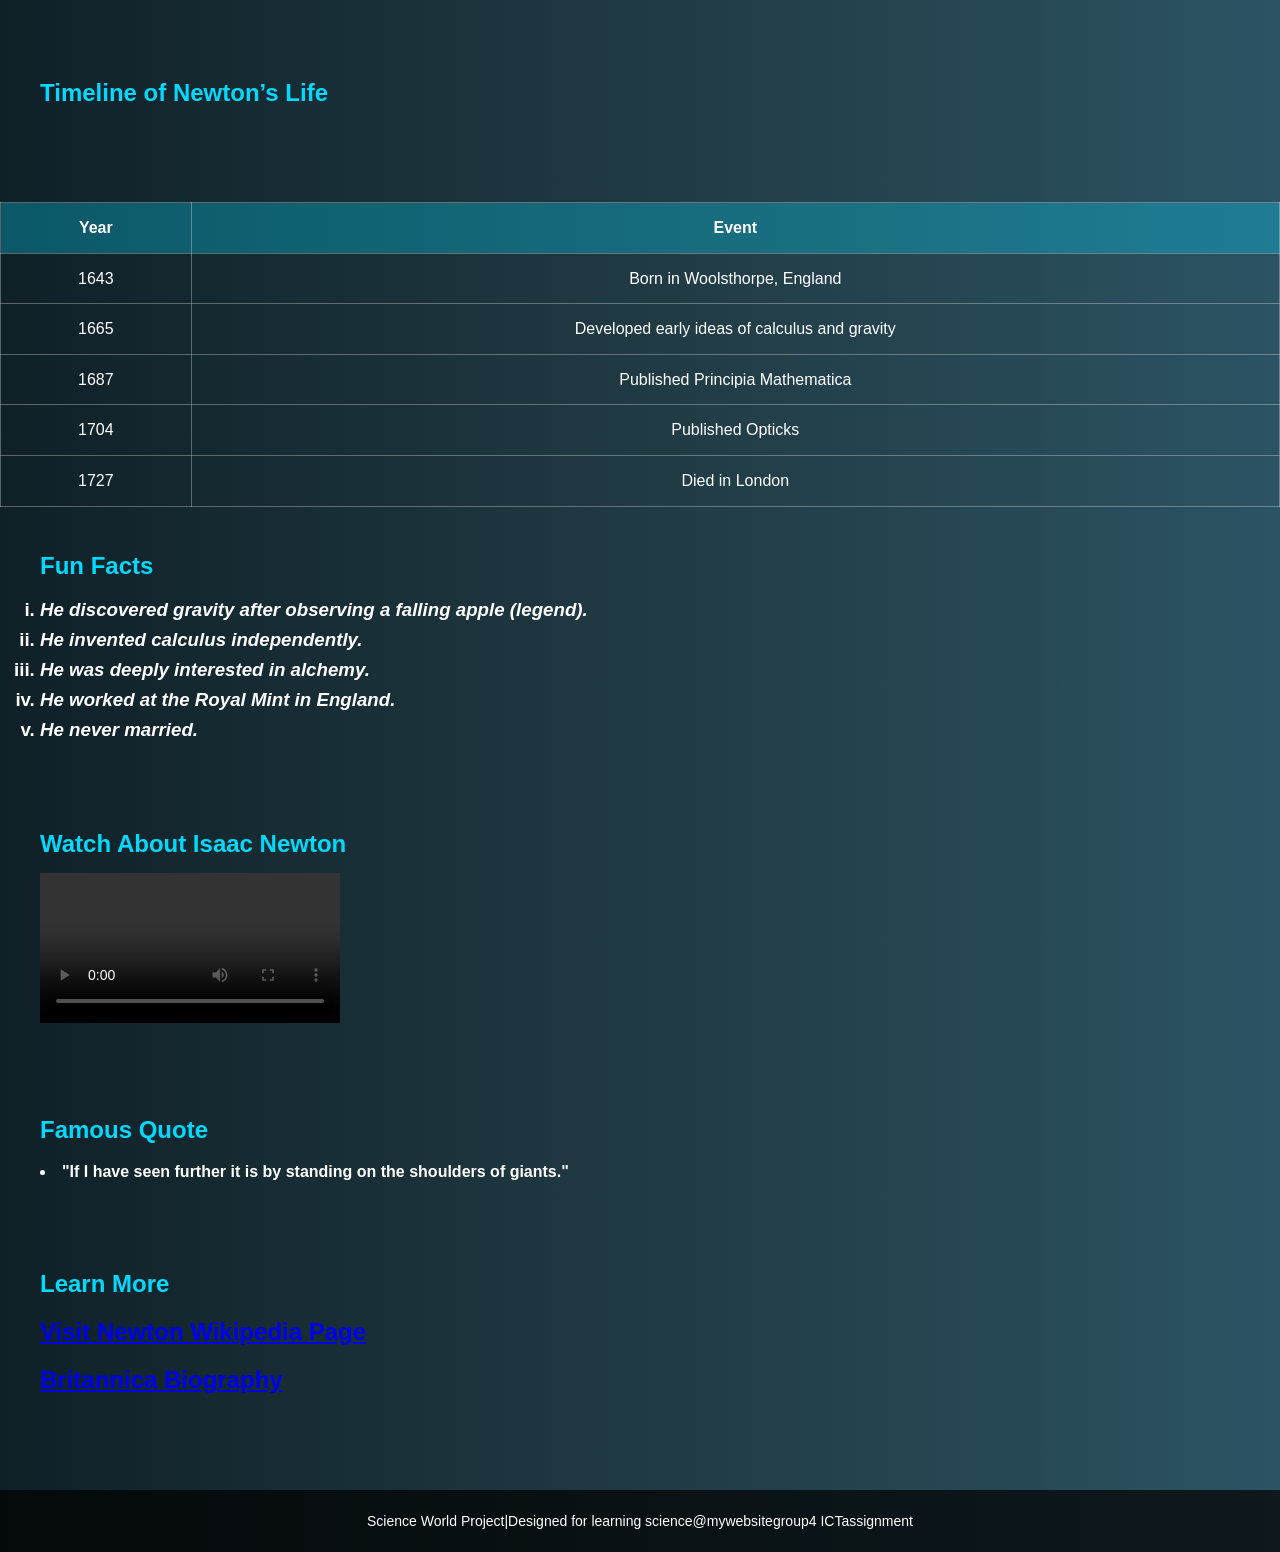
<file: newton.html>
<!DOCTYPE html>
<html lang="en">
<head>
    <meta charset="UTF-8">
    <meta name="viewport" content="width=device-width, initial-scale=1.0">
    <title>Isaac Newton - Scientist Profile</title>
    <link rel="stylesheet" href="style.css">
</head>

<body>

<NAVBAR>
<header>
    <nav>
        <div class="logo">Pioneers of Science</div>

        <ul>
            <li><a href="index.html" target="_blank">Home</a></li>
            <li><a href="einstein.html"target="_blank">Einstein</a></li>
            <li><a href="newton.html">Newton</a></li>
            <li><a href="tesla.html" target="_blank">Tesla</a></li>
            <li><a href="curie.html" target="_blank">Curie</a></li>
            <li><a href="About us.html" target="_blank">About Us</a></li>
        </ul>

    </nav>
</header>

<HERO>
<section class="hero">
    <h1>Isaac Newton</h1>
    <p><h3><li>The father of classical physics and the laws of motion.</li></h3></p>
</section>
<IMAGE>
<section style="text-align:center;">
    <img src="isaac1.jpg"
         height="500"width="500"alt="Isaac Newton">
</section>

<BIOGRAPHY>
<section>
    <h2>Biography</h2>

    <p><li><h3>
        Sir Isaac Newton (1643–1727) was an English mathematician, physicist,
        astronomer, and author widely recognized as one of the most influential scientists in history.</li></h3>
    </p>

    <p>
       <li><h3> His work laid the foundation of classical mechanics, and his discoveries
        helped explain the motion of planets, objects on Earth, and the nature of gravity.</li></h3>
    </p>
</section>

<LAWS OF MOTION>
<section>
    <h2>Newton’s Laws of Motion</h2>

    <ol><h3>
        <li><b>First Law (Inertia):</b> An object remains at rest or in motion unless acted upon by a force.</li>
        <li><b>Second Law:</b> F = ma (Force equals mass times acceleration).</li>
        <li><b>Third Law:</b> For every action, there is an equal and opposite reaction.</li><h3>
    </ol>
</section>

<GRAVITY>
<section>
    <h2>Law of Universal Gravitation</h2>

    <p><h3><li>Newton discovered that every object in the universe attracts every other object with a force:</li></h3>
    </p>

    <p style="font-size:25px; text-align:center;">
        F=G(m₁m₂/r²)
    </p>

    <p><li><h3>
        This explained why planets orbit the Sun and why objects fall to the ground.</li></h3>
    </p>
</section>

<TABLE>
<section>
    <h2>Timeline of Newton’s Life</h2>

    <table>
        <tr>
            <th>Year</th>
            <th>Event</th>
        </tr>

        <tr>
            <td>1643</td>
            <td>Born in Woolsthorpe, England</td>
        </tr>

        <tr>
            <td>1665</td>
            <td>Developed early ideas of calculus and gravity</td>
        </tr>

        <tr>
            <td>1687</td>
            <td>Published Principia Mathematica</td>
        </tr>

        <tr>
            <td>1704</td>
            <td>Published Opticks</td>
        </tr>

        <tr>
            <td>1727</td>
            <td>Died in London</td>
        </tr>
    </table>
</section>

<FUN FACTS>
<section>
    <h2>Fun Facts</h2>

    <ol type="i"><h3>
        <li><i>He discovered gravity after observing a falling apple (legend).</i></li>
        <li><i>He invented calculus independently.</i></li>
        <li><i>He was deeply interested in alchemy.</i></li>
        <li><i>He worked at the Royal Mint in England.</i></li>
        <li><i>He never married.</i></li></h3>
    </ol>
</section>

<section>
    <h2>Watch About Isaac Newton</h2>

    <video src="isaacvid.mp4"controls></video>

</section>

<QUOTE>
<section>
    <h2>Famous Quote</h2>
<p style="font-style: italic;"><li><b>
        "If I have seen further it is by standing on the shoulders of giants."</li></b>
    </p>
</section>

<EXTERNAL LINKS>
<section>
    <h2>Learn More</h2>

    <p>
        <a href="https://en.wikipedia.org/wiki/Isaac_Newton"
           target="_blank">
           <h2>Visit Newton Wikipedia Page</h2>
        </a>
    </p>

    <p>
        <a href="https://www.britannica.com/biography/Isaac-Newton"
           target="_blank">
          <h2> Britannica Biography<h/2>
        </a>
    </p>
</section>

<footer>
    <p>Science World Project|Designed for learning science@mywebsitegroup4 ICTassignment</p>
</footer>

</body>
</html>
</file>
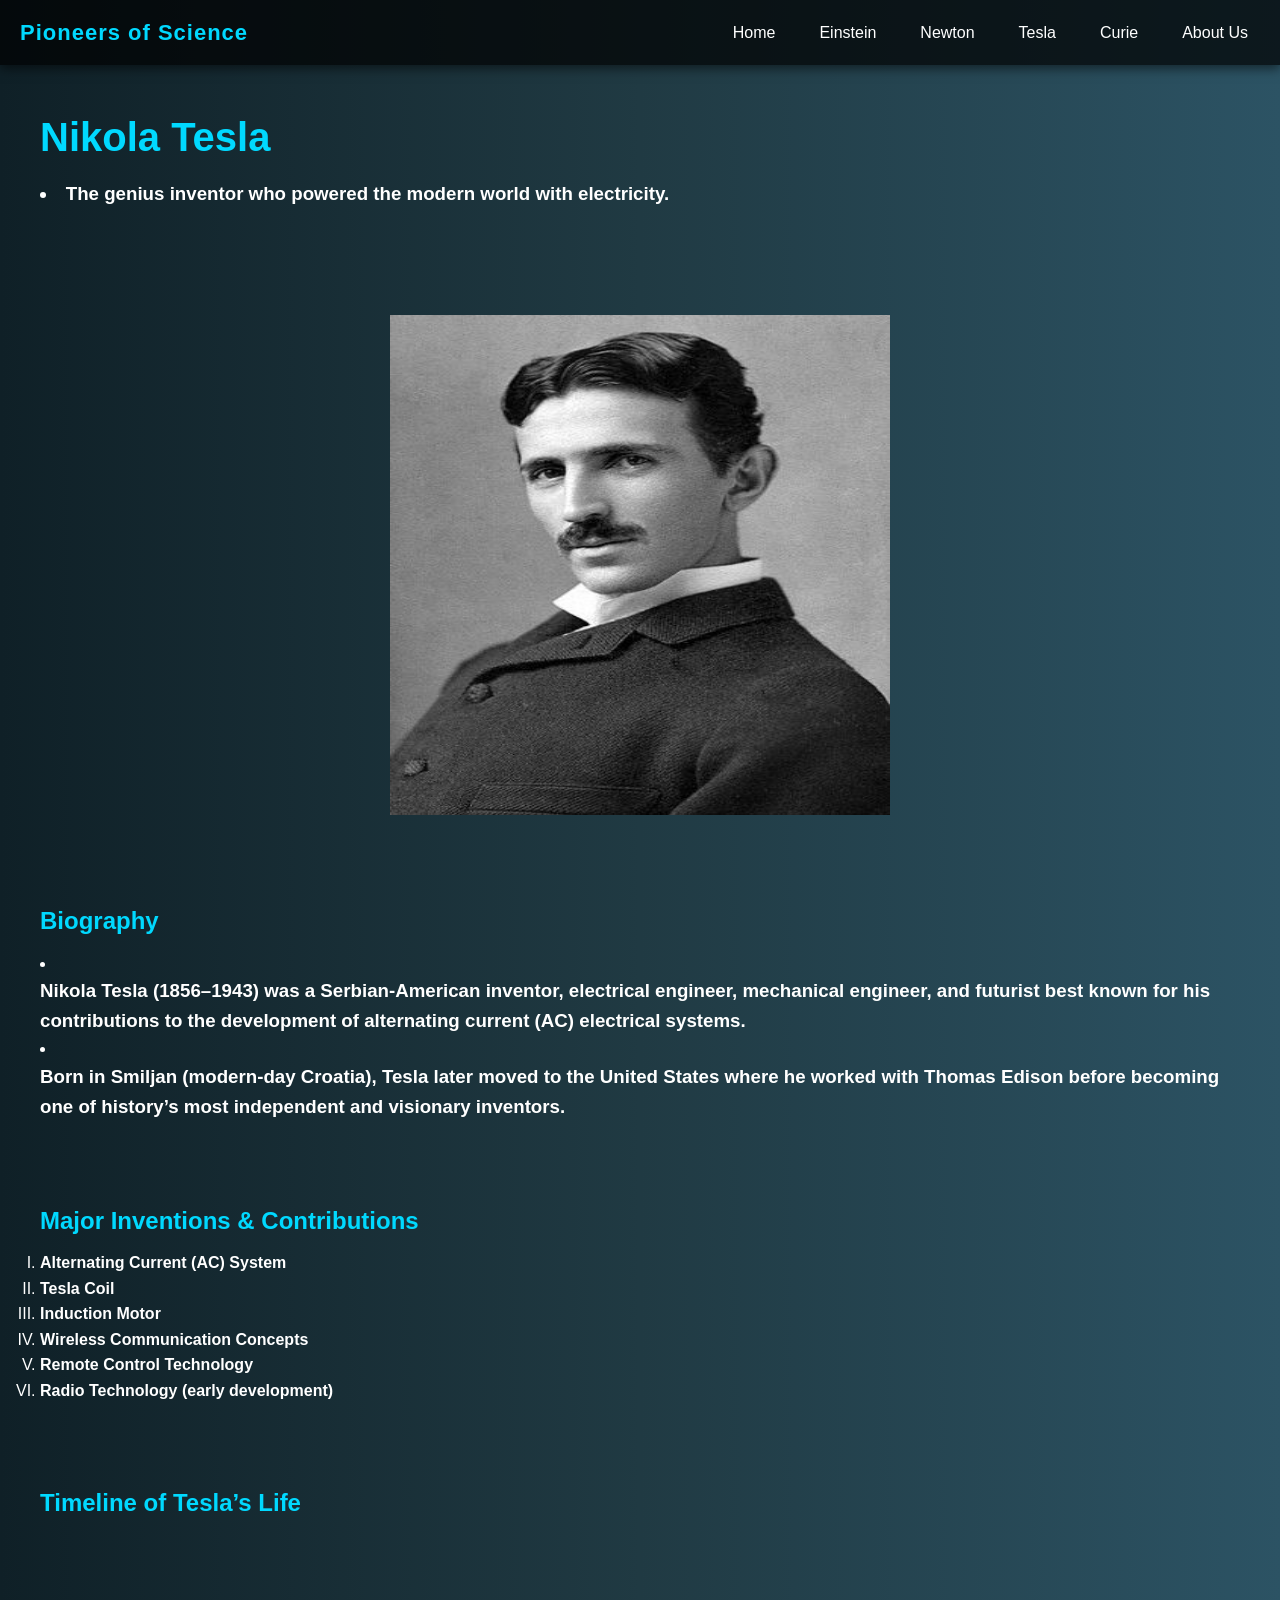
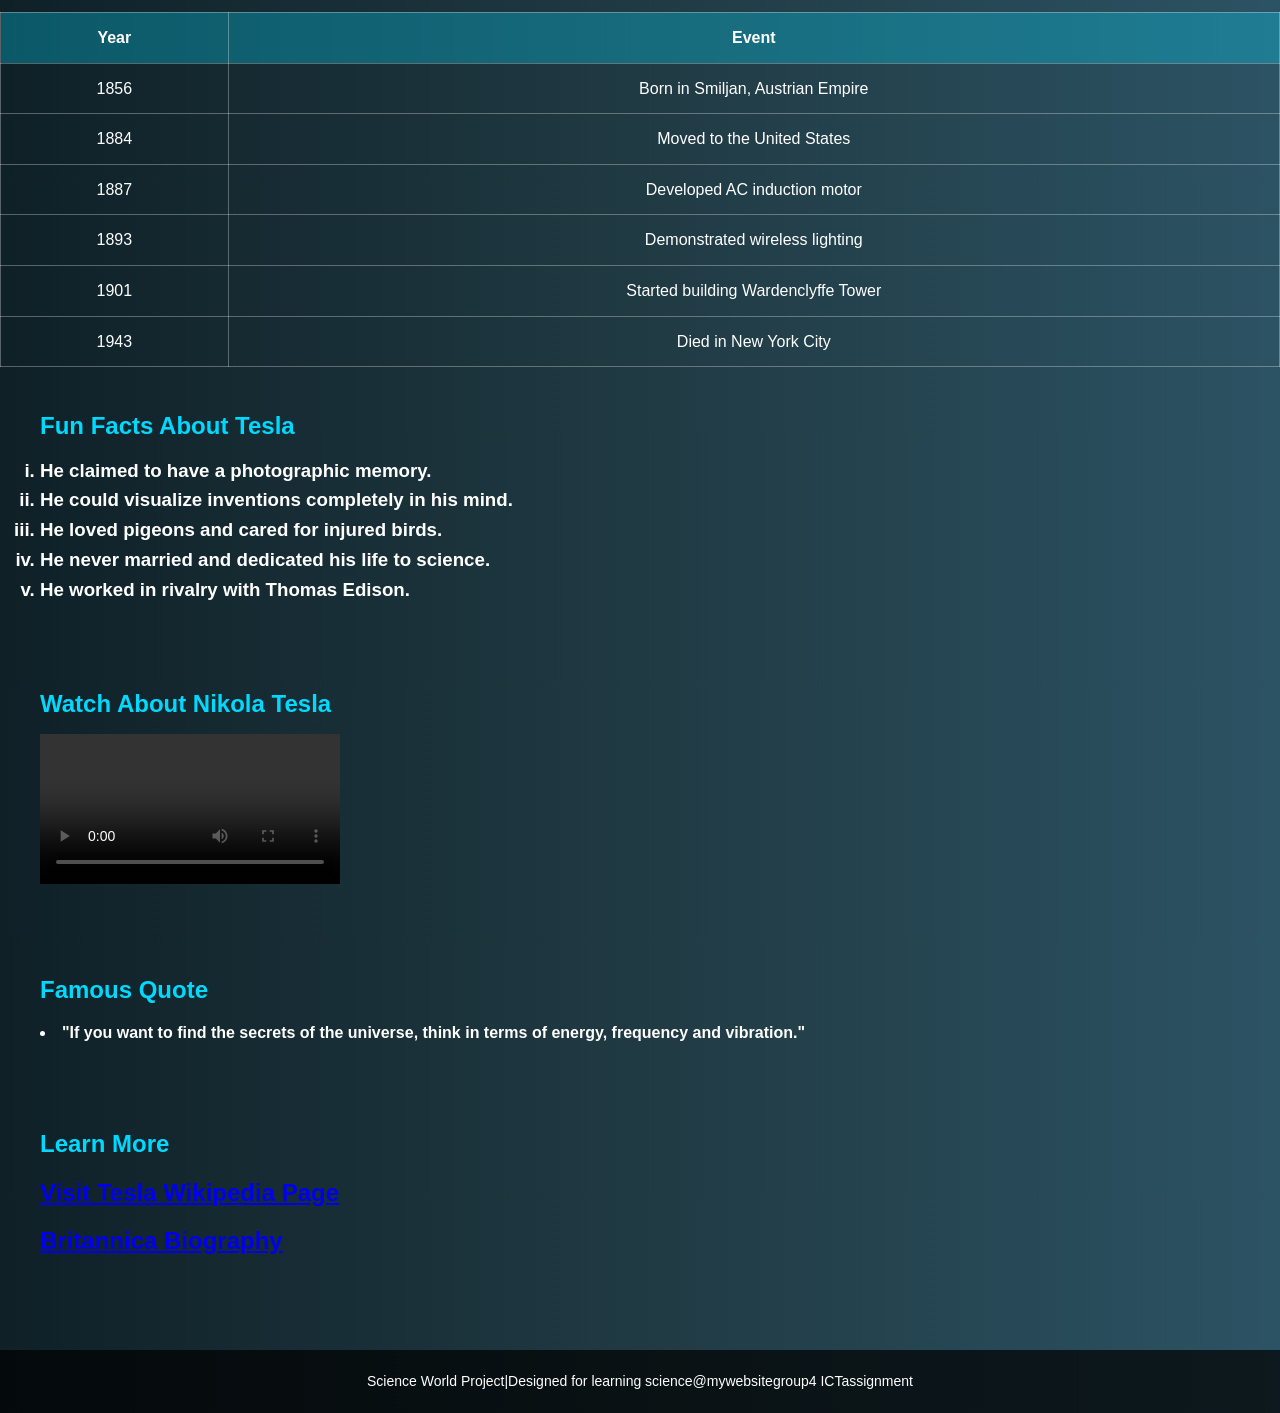
<file: tesla.html>
<!DOCTYPE html>
<html lang="en">
<head>
    <meta charset="UTF-8">
    <meta name="viewport" content="width=device-width, initial-scale=1.0">
    <title>Nikola Tesla - Scientist Profile</title>
    <link rel="stylesheet" href="style.css">
</head>

<body>

<NAVBAR>
<header>
    <nav>
        <div class="logo">Pioneers of Science</div>

       <ul>
            <li><a href="index.html" target="_blank">Home</a></li>
            <li><a href="einstein.html"target="_blank">Einstein</a></li>
            <li><a href="newton.html"target="_blank">Newton</a></li>
            <li><a href="tesla.html">Tesla</a></li>
            <li><a href="curie.html" target="_blank">Curie</a></li>
            <li><a href="About us.html" target="_blank">About Us</a></li>
        </ul>

    </nav>
</header>

<HERO>
<section class="hero">
    <h1>Nikola Tesla</h1>
    <p><h3><li>The genius inventor who powered the modern world with electricity.</li></h3></p>
</section>

<IMAGE>
<section style="text-align:center;">
    <img src="nikola.jpg"
         alt="Nikola Tesla"
         height="500"width="500">
</section>

<BIOGRAPHY>
<section>
    <h2>Biography</h2>

    <p>
        <li><h3>Nikola Tesla (1856–1943) was a Serbian-American inventor, electrical engineer,
        mechanical engineer, and futurist best known for his contributions to the
        development of alternating current (AC) electrical systems.</h3></li>
    </p>

    <p><li><h3>
        Born in Smiljan (modern-day Croatia), Tesla later moved to the United States
        where he worked with Thomas Edison before becoming one of history’s most
        independent and visionary inventors.</h3></li>
    </p>
</section>

<MAJOR INVENTIONS>
<section>
    <h2>Major Inventions & Contributions</h2>

    <ol type="I">
        <li><b>Alternating Current (AC) System</b></li>
        <li><b>Tesla Coil</b></li>
        <li><b>Induction Motor</b></li>
        <li><b>Wireless Communication Concepts</b></li>
        <li><b>Remote Control Technology</b></li>
        <li><b>Radio Technology (early development)</b></li>
    </ol>
</section>

<TABLE>
<section>
    <h2>Timeline of Tesla’s Life</h2>

    <table>
        <tr>
            <th>Year</th>
            <th>Event</th>
        </tr>

        <tr>
            <td>1856</td>
            <td>Born in Smiljan, Austrian Empire</td>
        </tr>

        <tr>
            <td>1884</td>
            <td>Moved to the United States</td>
        </tr>

        <tr>
            <td>1887</td>
            <td>Developed AC induction motor</td>
        </tr>

        <tr>
            <td>1893</td>
            <td>Demonstrated wireless lighting</td>
        </tr>

        <tr>
            <td>1901</td>
            <td>Started building Wardenclyffe Tower</td>
        </tr>

        <tr>
            <td>1943</td>
            <td>Died in New York City</td>
        </tr>
    </table>
</section>

<section>
    <h2>Fun Facts About Tesla</h2>

    <ol type="i"><h3>
        <li>He claimed to have a photographic memory.</li>
        <li>He could visualize inventions completely in his mind.</li>
        <li>He loved pigeons and cared for injured birds.</li>
        <li>He never married and dedicated his life to science.</li>
        <li>He worked in rivalry with Thomas Edison.</li>
    </ol>
</section>

<section>
    <h2>Watch About Nikola Tesla</h2>

    <video src="nikolavid.mp4"controls></video>
</section>

<QUOTE>
<section>
    <h2>Famous Quote</h2>
<p style="font-style: italic;"><li><b>

        "If you want to find the secrets of the universe, think in terms of energy, frequency and vibration."</b></li>
    </p>
</section>

<EXTERNAL LINKS>
<section>
    <h2>Learn More</h2>
<p>
        <a href="https://en.wikipedia.org/wiki/Nikola_Tesla"
           target="_blank">
           <h2>Visit Tesla Wikipedia Page</h2>
        </a>
    </p>

    <p>
        <a href="https://www.britannica.com/biography/Nikola-Tesla"
           target="_blank">
           <h2>Britannica Biography</h2>
        </a>
    </p>
</section>

<footer>
    <p>Science World Project|Designed for learning science@mywebsitegroup4 ICTassignment</p>
</footer>

</body>
</html>
</file>
<file: style.css>
* {
    margin: 0;
    padding: 0;
    box-sizing: border-box;
    font-family: Arial, Helvetica, sans-serif;
}

body {
    background: linear-gradient(to right, #0f2027, #203a43, #2c5364);
    color: white;
    line-height: 1.6;
}

header {
    background: rgba(0, 0, 0, 0.7);
    padding: 15px 20px;
    position: sticky;
    top: 0;
    z-index: 1000;
    box-shadow: 0 4px 10px rgba(0,0,0,0.5);
}

/* NAV CONTAINER */
nav {
    display: flex;
    justify-content: space-between;
    align-items: center;
}

/* WEBSITE TITLE */
nav .logo {
    font-size: 22px;
    font-weight: bold;
    color: #00d9ff;
    letter-spacing: 1px;
}

/* MENU BAR */
nav ul {
    list-style: none;
    display: flex;
    gap: 20px;
}

/* MENU ITEMS */
nav ul li {
    display: inline-block;
}

/* LINKS */
nav ul li a {
    text-decoration: none;
    color: white;
    padding: 8px 12px;
    border-radius: 6px;
    transition: 0.3s ease;
}

/* HOVER EFFECT */
nav ul li a:hover {
    background: #00d9ff;
    color: black;
    transform: scale(1.1);
}
/
.hero {
    text-align: center;
    padding: 80px 20px;
}

.hero h1 {
    font-size: 40px;
    margin-bottom: 10px;
    color: #00d9ff;
}

.hero p {
    font-size: 18px;
    max-width: 700px;
    margin: auto;
}

.card-container {
    display: flex;
    flex-wrap: wrap;
    justify-content: center;
    gap: 20px;
    padding: 40px;
}

.card {
    background: rgba(255, 255, 255, 0.1);
    border-radius: 12px;
    width: 280px;
    padding: 15px;
    transition: 0.3s ease;
    box-shadow: 0 4px 10px rgba(0,0,0,0.4);
}

.card:hover {
    transform: translateY(-10px);
    background: rgba(0, 217, 255, 0.2);
}

.card img {
    width: 100%;
    border-radius: 10px;
}

.card h3 {
    margin-top: 10px;
    color: #00d9ff;
}

section {
    padding: 40px;
}

h2 {
    color: #00d9ff;
    margin-bottom: 10px;
}


table {
    width: 100%;
    border-collapse: collapse;
    margin-top: 20px;
}

table, th, td {
    border: 1px solid rgba(255,255,255,0.3);
}

th, td {
    padding: 12px;
    text-align: center;
}

th {
    background: rgba(0, 217, 255, 0.3);
}

/* =========================
   BUTTONS
========================= */
button, .btn {
    background: #00d9ff;
    border: none;
    padding: 10px 15px;
    border-radius: 8px;
    cursor: pointer;
    transition: 0.3s;
    color: black;
    font-weight: bold;
}

button:hover, .btn:hover {
    background: white;
    transform: scale(1.05);
}


img {
    max-width: 100%;
}


footer {
    text-align: center;
    padding: 20px;
    background: rgba(0,0,0,0.7);
    margin-top: 40px;
    font-size: 14px;
}


@media (max-width: 768px) {
    nav {
        flex-direction: column;
        gap: 10px;
    }

    .container {
        flex-direction: column;
        align-items: center;

* {
    margin: 0;
    padding: 0;
    box-sizing: border-box;
    font-family: Arial, Helvetica, sans-serif;
}

/* =========================
   BODY
========================= */
body {
    background: linear-gradient(to right, #0f2027, #203a43, #2c5364);
    color: white;
    line-height: 1.6;
}

/* =========================
   HEADER / NAVIGATION BAR
========================= */
header {
    background: rgba(0, 0, 0, 0.7);
    padding: 15px 20px;
    position: sticky;
    top: 0;
    z-index: 1000;
    box-shadow: 0 4px 10px rgba(0,0,0,0.5);
}

/* NAV CONTAINER */
nav {
    display: flex;
    justify-content: space-between;
    align-items: center;
}

/* WEBSITE TITLE */
nav .logo {
    font-size: 22px;
    font-weight: bold;
    color: #00d9ff;
    letter-spacing: 1px;
}

/* MENU BAR */
nav ul {
    list-style: none;
    display: flex;
    gap: 20px;
}

/* MENU ITEMS */
nav ul li {
    display: inline-block;
}

/* LINKS */
nav ul li a {
    text-decoration: none;
    color: white;
    padding: 8px 12px;
    border-radius: 6px;
    transition: 0.3s ease;
}

/* HOVER EFFECT */
nav ul li a:hover {
    background: #00d9ff;
    color: black;
    transform: scale(1.1);
}

/* =========================
   HERO SECTION (HOME PAGE)
========================= */
.hero {
    text-align: center;
    padding: 80px 20px;
}

.hero h1 {
    font-size: 40px;
    margin-bottom: 10px;
    color: #00d9ff;
}

.hero p {
    font-size: 18px;
    max-width: 700px;
    margin: auto;
}

/* =========================
   CARDS (FOR SCIENTISTS)
========================= */
.container {
    display: flex;
    flex-wrap: wrap;
    justify-content: center;
    gap: 20px;
    padding: 40px;
}

.card {
    background: rgba(255, 255, 255, 0.1);
    border-radius: 12px;
    width: 280px;
    padding: 15px;
    transition: 0.3s ease;
    box-shadow: 0 4px 10px rgba(0,0,0,0.4);
}

.card:hover {
    transform: translateY(-10px);
    background: rgba(0, 217, 255, 0.2);
}

.card img {
    width: 100%;
    border-radius: 10px;
}

.card h3 {
    margin-top: 10px;
    color: #00d9ff;
}

/* =========================
   TEXT CONTENT
========================= */
section {
    padding: 40px;
}

h2 {
    color: #00d9ff;
    margin-bottom: 10px;
}

/* =========================
   TABLE STYLING
========================= */
table {
    width: 100%;
    border-collapse: collapse;
    margin-top: 20px;
}

table, th, td {
    border: 1px solid rgba(255,255,255,0.3);
}

th, td {
    padding: 12px;
    text-align: center;
}

th {
    background: rgba(0, 217, 255, 0.3);
}

/* =========================
   BUTTONS
========================= */
button, .btn {
    background: #00d9ff;
    border: none;
    padding: 10px 15px;
    border-radius: 8px;
    cursor: pointer;
    transition: 0.3s;
    color: black;
    font-weight: bold;
}

button:hover, .btn:hover {
    background: white;
    transform: scale(1.05);
}

img {
    max-width: 100%;
}


footer {
    text-align: center;
    padding: 20px;
    background: rgba(0,0,0,0.7);
    margin-top: 40px;
    font-size: 14px;
}


@media (max-width: 768px) {
    nav {
        flex-direction: column;
        gap: 10px;
    }

    .container {
        flex-direction: column;
        align-items: center;
    }
}
</file>
